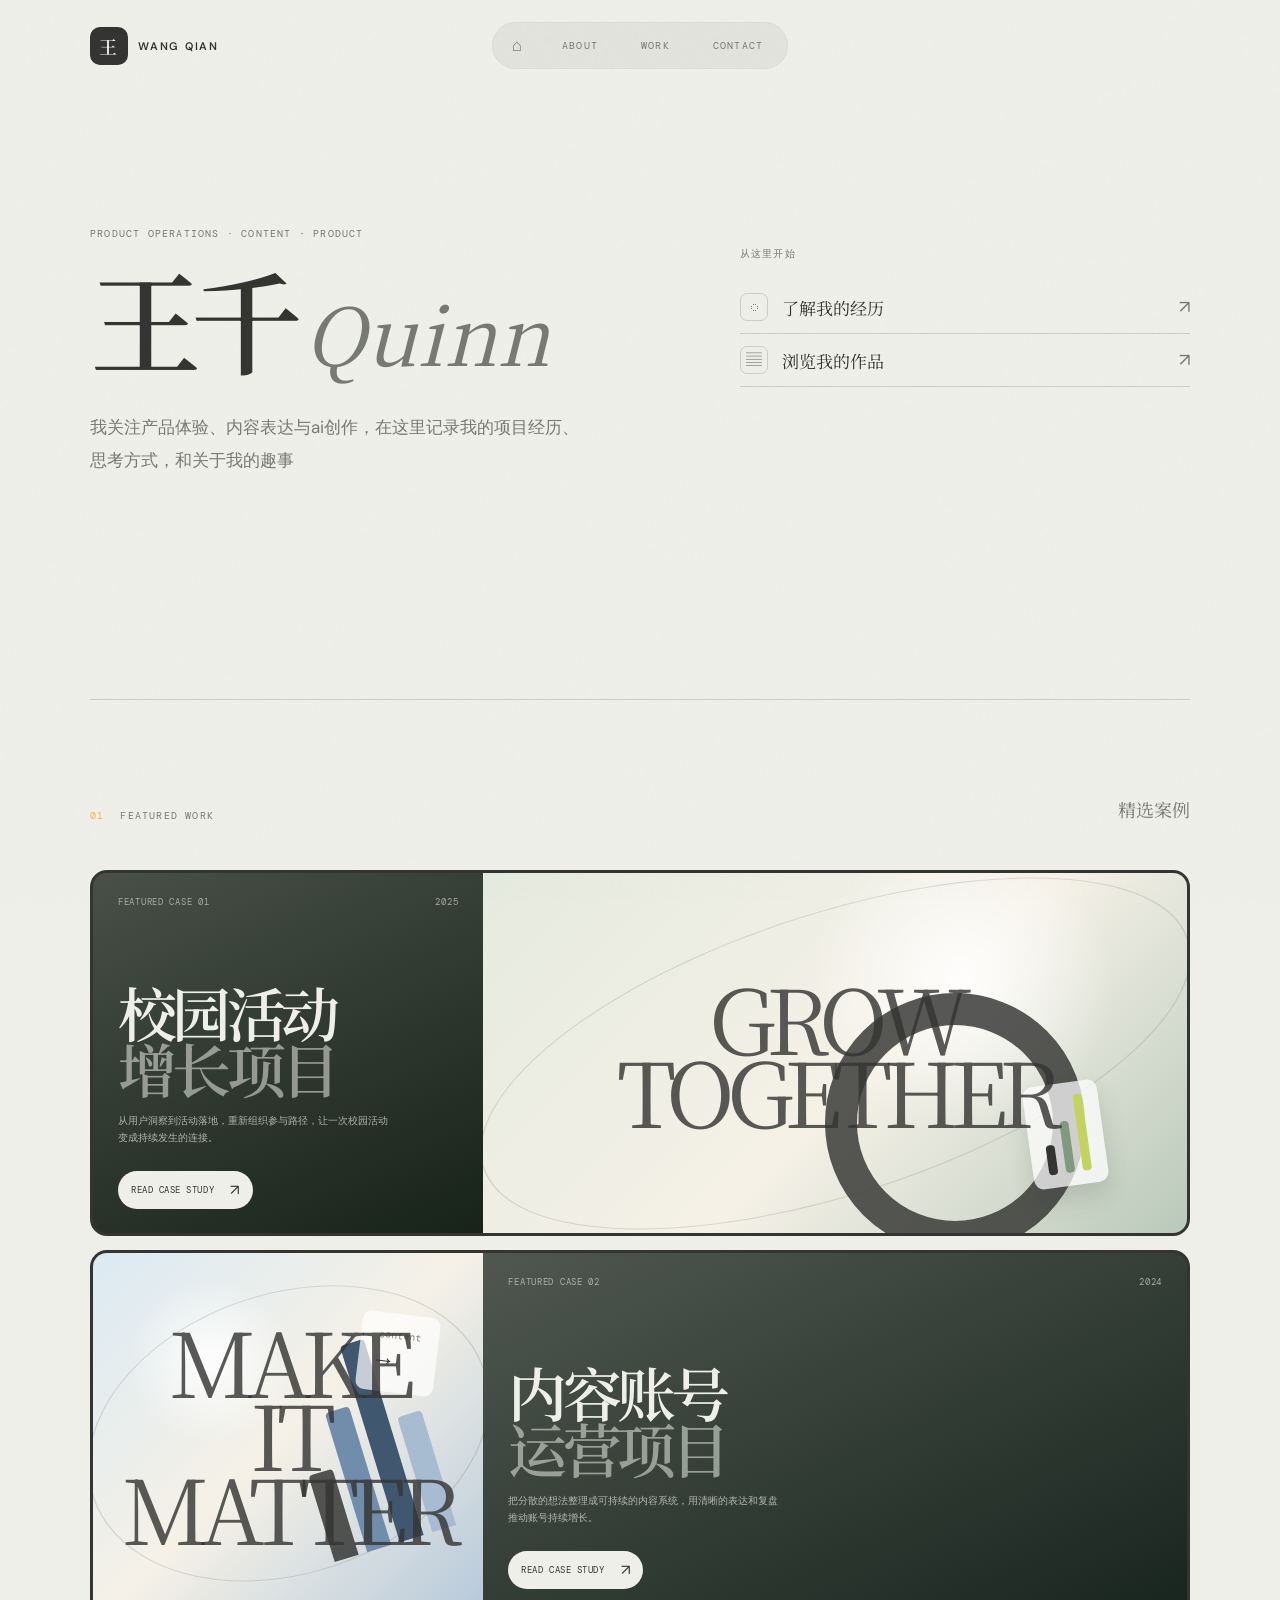
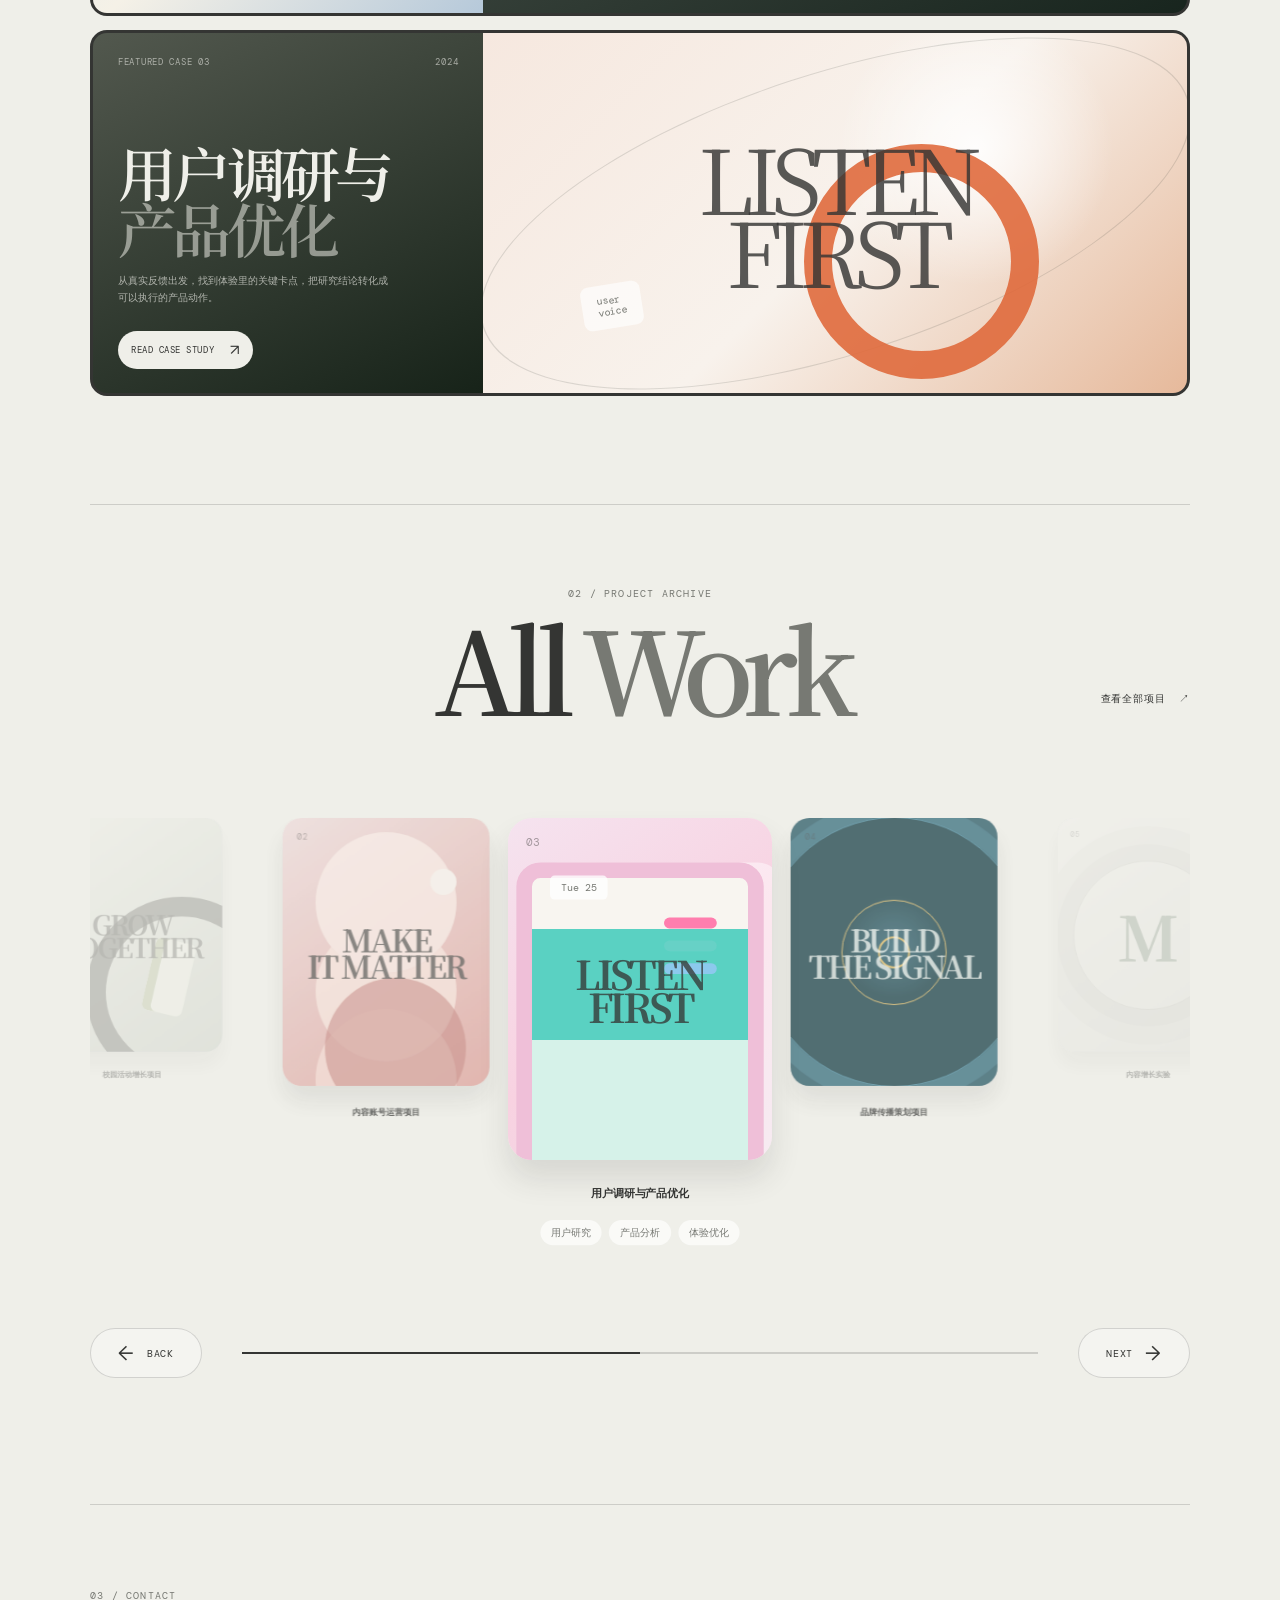
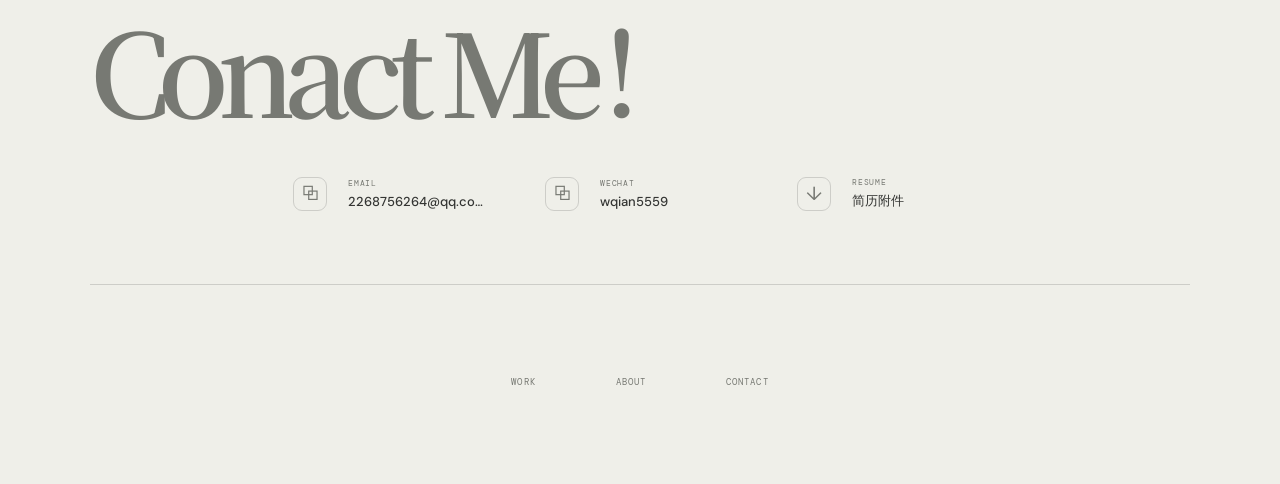
<file: index.html>
<!doctype html>
<html lang="zh-CN">
<head>
  <meta charset="utf-8">
  <meta name="viewport" content="width=device-width, initial-scale=1">
  <title>王千 · 个人作品集</title>
  <meta name="description" content="王千的个人作品集：产品运营、内容运营与产品思考。">
  <link rel="preconnect" href="https://fonts.googleapis.com">
  <link rel="preconnect" href="https://fonts.gstatic.com" crossorigin>
  <link href="https://fonts.googleapis.com/css2?family=DM+Mono:wght@400;500&family=DM+Sans:wght@400;500;600;700&family=Noto+Serif+SC:wght@500;600;700;900&display=swap" rel="stylesheet">
  <link rel="stylesheet" href="styles.css">
</head>
<body>
  <div class="page-shell">
    <header class="site-header">
      <a class="brand" href="index.html#top" aria-label="回到首页">
        <span class="brand-mark">王</span>
        <span class="brand-name">WANG QIAN</span>
      </a>
      <nav class="nav" aria-label="主导航">
        <a class="nav-home" href="index.html#top" aria-label="首页">⌂</a>
        <a href="about.html">About</a>
        <a href="index.html#all-work">Work</a>
        <a href="index.html#contact">Contact</a>
      </nav>
    </header>

    <main id="top">
      <section class="hero" aria-labelledby="hero-title">
        <div class="hero-main">
          <p class="eyebrow">Product Operations · Content · Product</p>
          <h1 id="hero-title"><span class="hero-name-cn">王千<span class="hero-name-inline-en">Quinn</span></span></h1>
          <p class="hero-intro">我关注产品体验、内容表达与ai创作，在这里记录我的项目经历、思考方式，和关于我的趣事</p>
        </div>
        <div class="hero-aside">
          <p class="aside-title">从这里开始</p>
          <a class="start-link" href="about.html"><span class="link-icon">◌</span><span>了解我的经历</span><span class="link-arrow">↗</span></a>
          <a class="start-link" href="#all-work"><span class="link-icon">▤</span><span>浏览我的作品</span><span class="link-arrow">↗</span></a>
        </div>
      </section>

      <section class="section home-featured-section" aria-labelledby="featured-home-title">
        <div class="section-heading home-section-heading">
          <div class="section-label"><span>01</span><span>Featured work</span></div>
          <p class="section-caption">精选案例</p>
        </div>
        <div class="home-case-stack" id="featured-home-title">
          <a class="home-case-card home-case-card--green" href="#all-work">
            <div class="home-case-copy">
              <div class="home-case-topline"><span>Featured case 01</span><span>2025</span></div>
              <h2>校园活动<br><em>增长项目</em></h2>
              <p>从用户洞察到活动落地，重新组织参与路径，让一次校园活动变成持续发生的连接。</p>
              <span class="home-case-link">Read case study <b>↗</b></span>
            </div>
            <div class="home-case-visual home-case-visual--green" aria-hidden="true">
              <span class="home-visual-title">GROW<br>TOGETHER</span>
              <span class="home-visual-orbit"></span>
              <span class="home-visual-window"><i></i><i></i><i></i></span>
            </div>
          </a>
          <a class="home-case-card home-case-card--blue" href="#all-work">
            <div class="home-case-copy">
              <div class="home-case-topline"><span>Featured case 02</span><span>2024</span></div>
              <h2>内容账号<br><em>运营项目</em></h2>
              <p>把分散的想法整理成可持续的内容系统，用清晰的表达和复盘推动账号持续增长。</p>
              <span class="home-case-link">Read case study <b>↗</b></span>
            </div>
            <div class="home-case-visual home-case-visual--blue" aria-hidden="true">
              <span class="home-visual-title">MAKE<br>IT MATTER</span>
              <span class="home-visual-bars"><i></i><i></i><i></i><i></i></span>
              <span class="home-visual-card">content<br><strong>→</strong></span>
            </div>
          </a>
          <a class="home-case-card home-case-card--orange" href="#all-work">
            <div class="home-case-copy">
              <div class="home-case-topline"><span>Featured case 03</span><span>2024</span></div>
              <h2>用户调研与<br><em>产品优化</em></h2>
              <p>从真实反馈出发，找到体验里的关键卡点，把研究结论转化成可以执行的产品动作。</p>
              <span class="home-case-link">Read case study <b>↗</b></span>
            </div>
            <div class="home-case-visual home-case-visual--orange" aria-hidden="true">
              <span class="home-visual-title">LISTEN<br>FIRST</span>
              <span class="home-visual-ring"></span>
              <span class="home-visual-note">user<br>voice</span>
            </div>
          </a>
        </div>
      </section>

      <section id="all-work" class="section home-all-work" aria-labelledby="all-work-home-title">
        <div class="home-all-work-heading">
          <div>
            <p class="eyebrow">02 / Project archive</p>
            <h2 id="all-work-home-title">All <em>Work</em></h2>
          </div>
          <a class="text-link" href="#all-work">查看全部项目 <span>↗</span></a>
        </div>
        <div class="home-carousel" data-home-carousel aria-label="All Work 项目选择轮播">
          <div class="home-carousel-viewport">
            <div class="home-carousel-track">
              <a class="home-carousel-card" href="#all-work" data-carousel-index="0">
                <div class="home-carousel-art home-carousel-art--campus"><span>01</span><i></i><b>GROW<br>TOGETHER</b></div>
                <strong class="home-carousel-title">校园活动增长项目</strong>
                <div class="home-carousel-tags"><span>运营</span><span>增长</span><span>项目推进</span></div>
              </a>
              <a class="home-carousel-card" href="#all-work" data-carousel-index="1">
                <div class="home-carousel-art home-carousel-art--content"><span>02</span><i></i><b>MAKE<br>IT MATTER</b></div>
                <strong class="home-carousel-title">内容账号运营项目</strong>
                <div class="home-carousel-tags"><span>内容策略</span><span>账号运营</span><span>数据复盘</span></div>
              </a>
              <a class="home-carousel-card" href="#all-work" data-carousel-index="2">
                <div class="home-carousel-art home-carousel-art--product"><span>03</span><i></i><b>LISTEN<br>FIRST</b></div>
                <strong class="home-carousel-title">用户调研与产品优化</strong>
                <div class="home-carousel-tags"><span>用户研究</span><span>产品分析</span><span>体验优化</span></div>
              </a>
              <a class="home-carousel-card" href="#all-work" data-carousel-index="3">
                <div class="home-carousel-art home-carousel-art--brand"><span>04</span><i></i><b>BUILD<br>THE SIGNAL</b></div>
                <strong class="home-carousel-title">品牌传播策划项目</strong>
                <div class="home-carousel-tags"><span>内容</span><span>品牌</span><span>整合传播</span></div>
              </a>
              <a class="home-carousel-card" href="#all-work" data-carousel-index="4">
                <div class="home-carousel-art home-carousel-art--archive"><span>05</span><i></i><b>KEEP<br>ITERATING</b></div>
                <strong class="home-carousel-title">内容增长实验</strong>
                <div class="home-carousel-tags"><span>增长实验</span><span>内容测试</span></div>
              </a>
            </div>
          </div>
          <div class="home-carousel-controls">
            <button class="home-carousel-button" type="button" data-carousel-prev aria-label="查看上一个项目"><span>←</span> Back</button>
            <div class="home-carousel-progress" aria-hidden="true"><span></span></div>
            <button class="home-carousel-button" type="button" data-carousel-next aria-label="查看下一个项目">Next <span>→</span></button>
          </div>
        </div>
      </section>

      <section id="contact" class="contact-section" aria-labelledby="contact-title">
        <div class="contact-heading">
          <p class="eyebrow">03 / Contact</p>
          <h2 id="contact-title">Conact Me！</h2>
        </div>
        <div class="contact-options">
          <button class="contact-option" type="button" data-copy="2268756264@qq.com" aria-label="复制邮箱 2268756264@qq.com">
            <span class="contact-icon" aria-hidden="true">⧉</span>
            <span class="contact-option-copy"><small>EMAIL</small><strong>2268756264@qq.com</strong></span>
          </button>
          <button class="contact-option" type="button" data-copy="wqian5559" aria-label="复制微信号 wqian5559">
            <span class="contact-icon" aria-hidden="true">⧉</span>
            <span class="contact-option-copy"><small>WECHAT</small><strong>wqian5559</strong></span>
          </button>
          <a class="contact-option" href="王千-四川大学-硕士-女.pdf" download aria-label="下载简历附件">
            <span class="contact-icon" aria-hidden="true">↓</span>
            <span class="contact-option-copy"><small>RESUME</small><strong>简历附件</strong></span>
          </a>
        </div>
      </section>

    </main>
    <footer class="site-footer">
      <nav class="footer-nav" aria-label="底部导航">
        <a href="index.html#all-work">Work</a>
        <a href="about.html">About</a>
        <a href="index.html#contact">Contact</a>
      </nav>
    </footer>
  </div>
  <script src="app.js"></script>
</body>
</html>
</file>
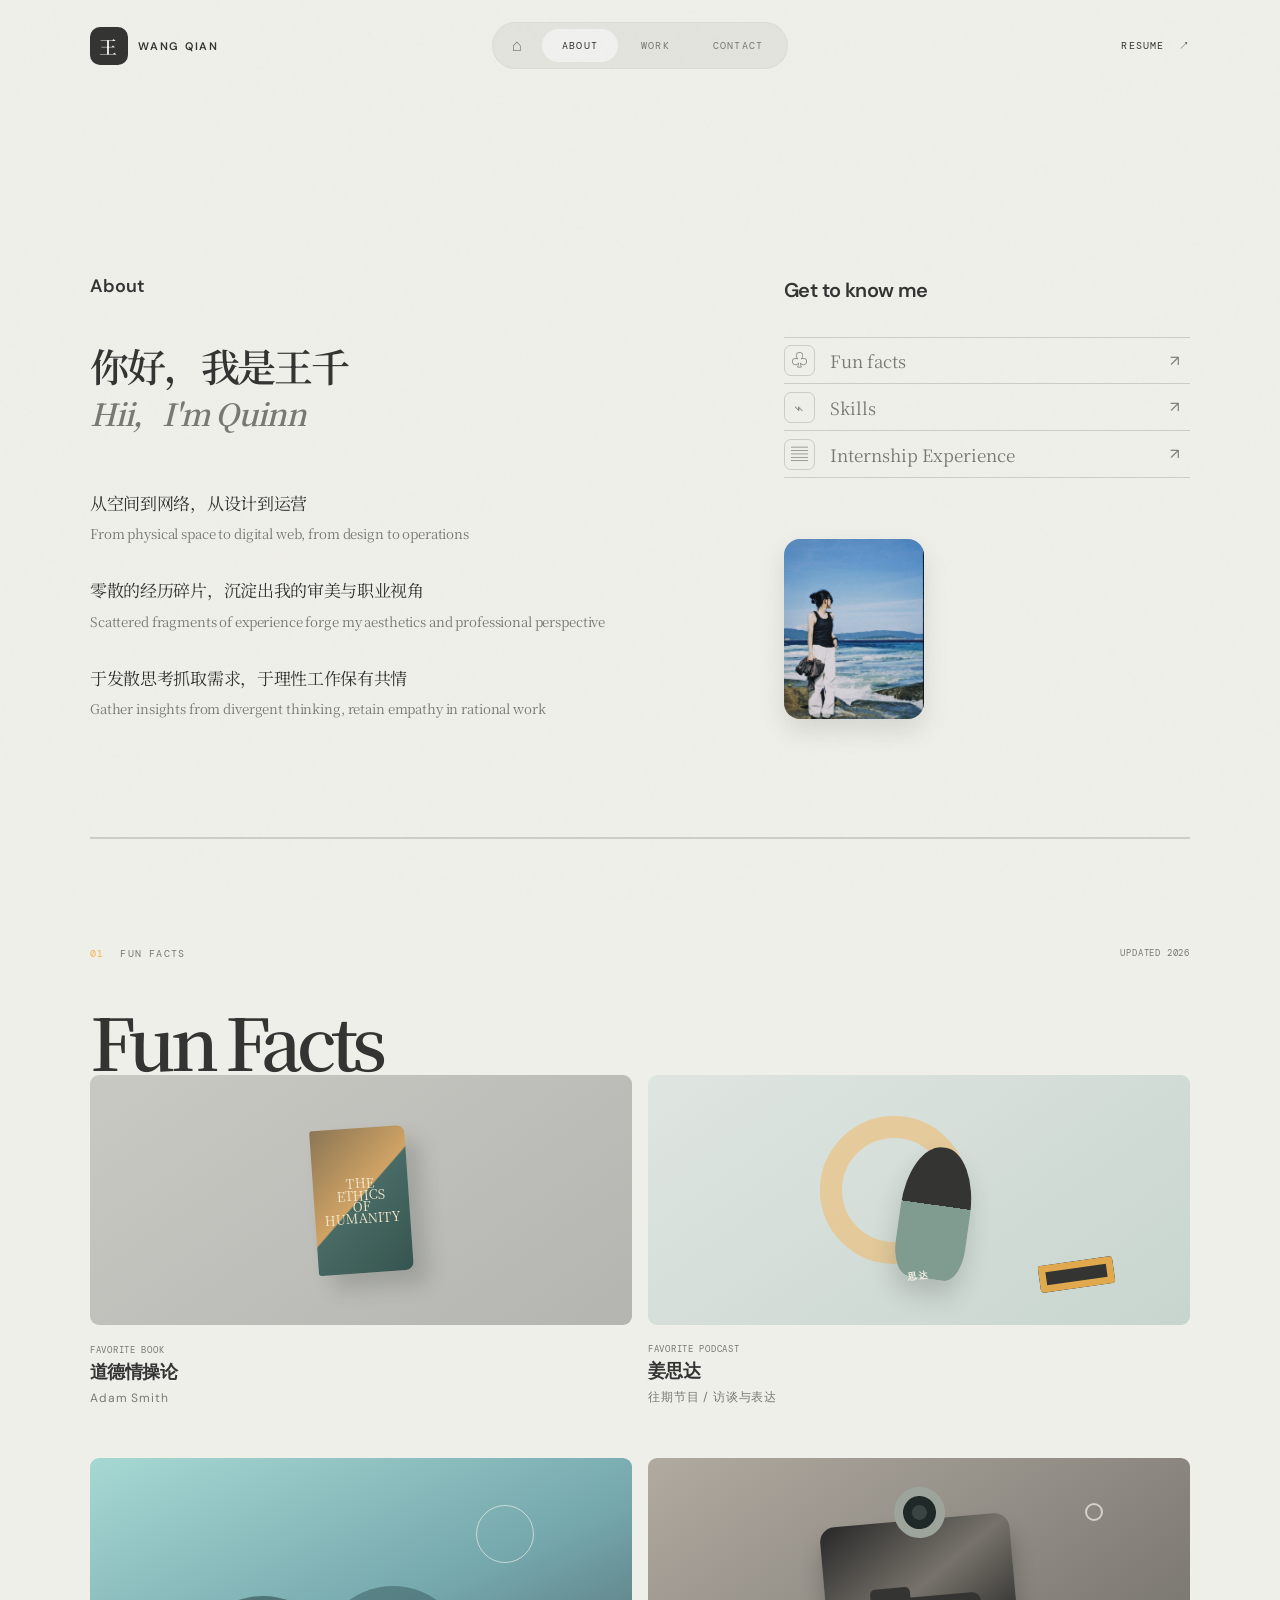
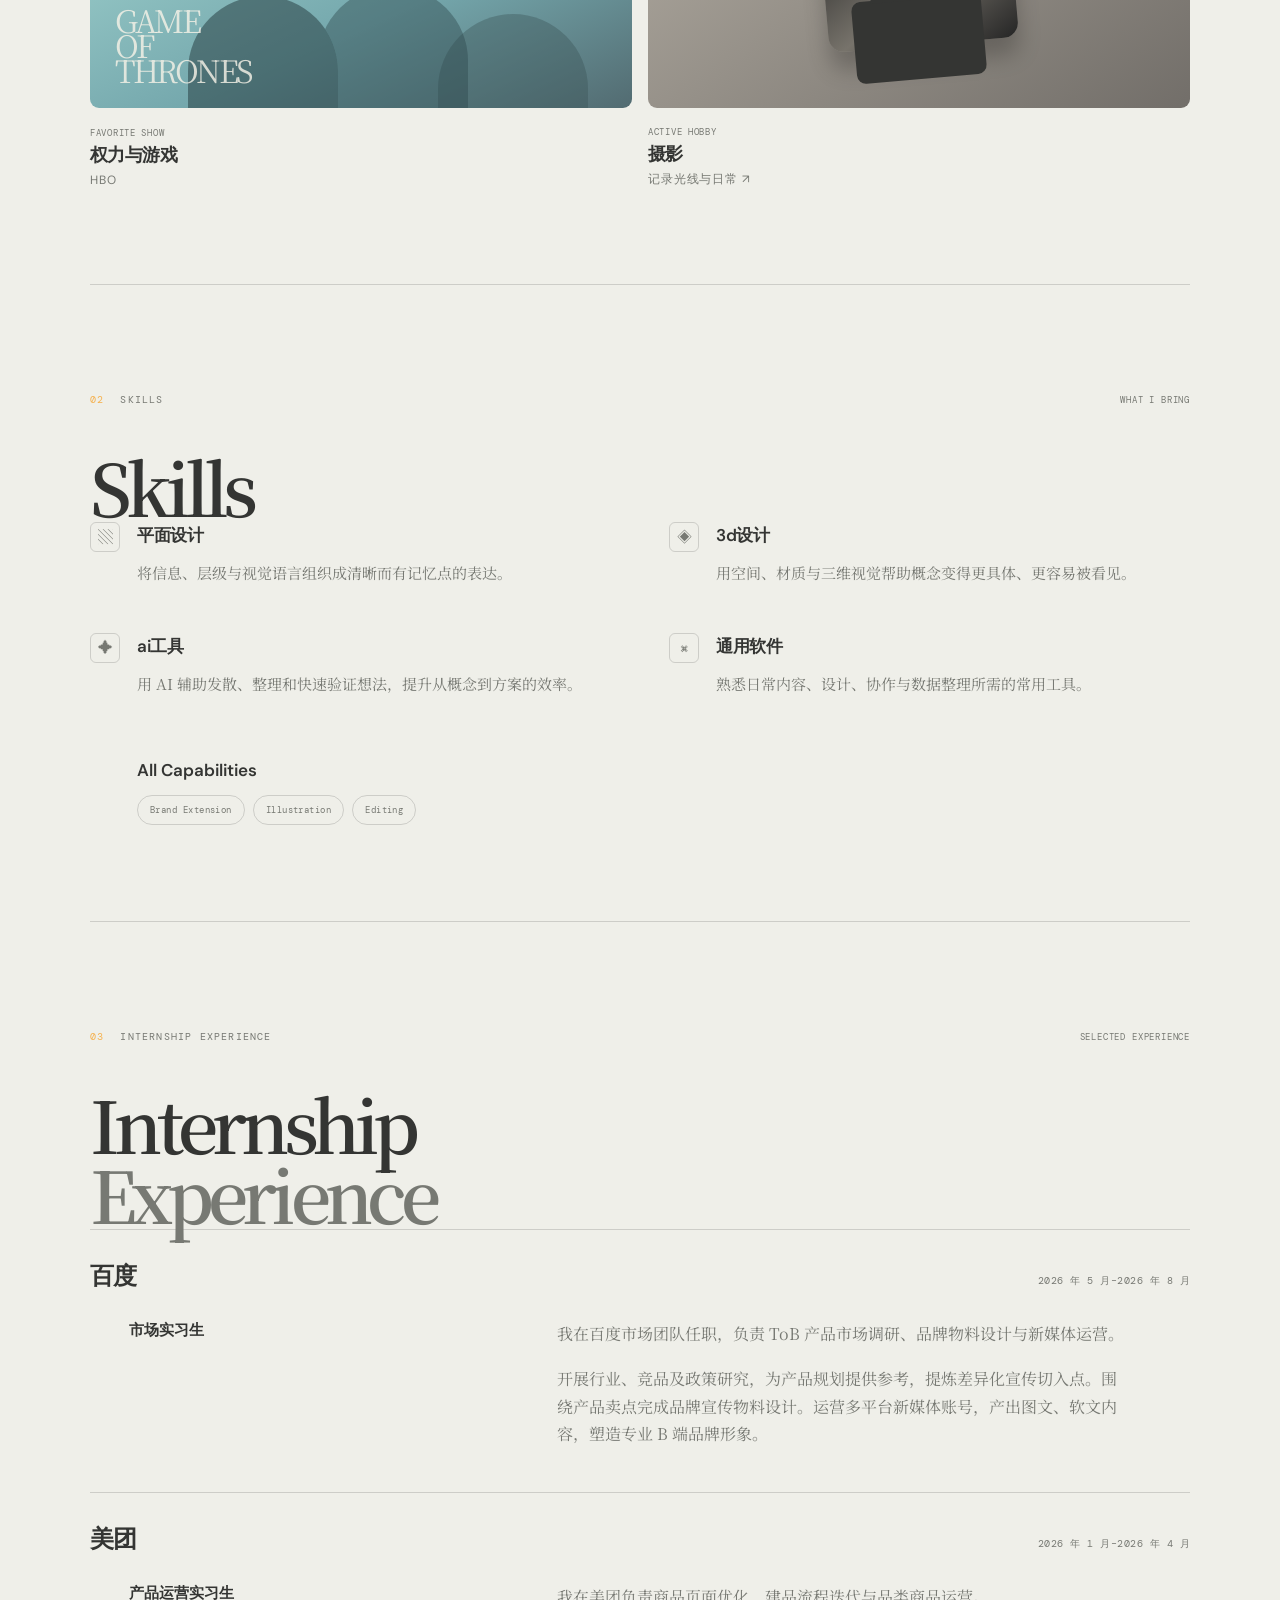
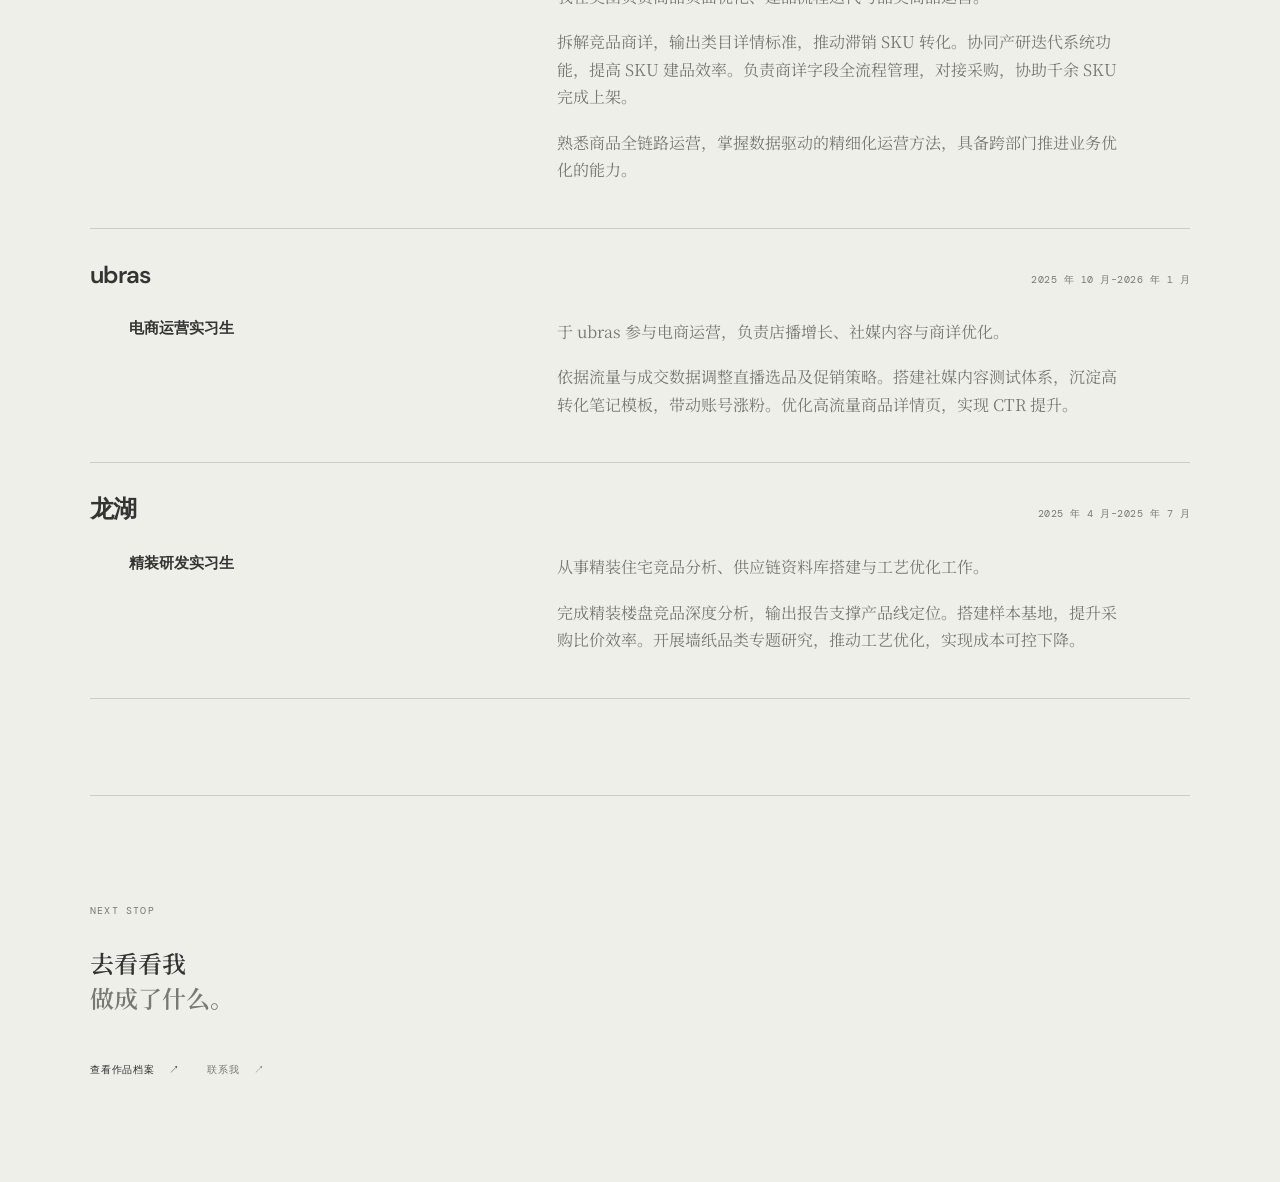
<file: about.html>
<!doctype html>
<html lang="zh-CN">
<head>
  <meta charset="utf-8">
  <meta name="viewport" content="width=device-width, initial-scale=1">
  <title>About · 王千</title>
  <meta name="description" content="了解王千的个人经历、能力结构与工作方式。">
  <link rel="preconnect" href="https://fonts.googleapis.com">
  <link rel="preconnect" href="https://fonts.gstatic.com" crossorigin>
  <link href="https://fonts.googleapis.com/css2?family=DM+Mono:wght@400;500&family=DM+Sans:wght@400;500;600;700&family=Noto+Serif+SC:wght@500;600;700;900&display=swap" rel="stylesheet">
  <link rel="stylesheet" href="styles.css">
</head>
<body>
  <div class="page-shell">
    <header class="site-header">
      <a class="brand" href="index.html#top" aria-label="回到首页"><span class="brand-mark">王</span><span class="brand-name">WANG QIAN</span></a>
      <nav class="nav" aria-label="主导航">
        <a class="nav-home" href="index.html#top" aria-label="首页">⌂</a>
        <a href="about.html" aria-current="page">About</a>
        <a href="index.html#all-work">Work</a>
        <a href="index.html#contact">Contact</a>
      </nav>
      <a class="resume-link" href="王千-四川大学-硕士-女.pdf" download>Resume <span>↗</span></a>
    </header>

    <main class="internal-page about-page">
      <section class="about-intro" aria-labelledby="about-title">
        <div class="about-intro-copy">
          <p class="about-page-label">About</p>
          <h1 id="about-title" class="about-poem-title">
            <span>你好，我是王千</span>
            <span lang="en">Hii，I'm Quinn</span>
          </h1>
          <p class="about-poem-line">
            <span>从空间到网络，从设计到运营</span>
            <span lang="en">From physical space to digital web, from design to operations</span>
          </p>
          <p class="about-poem-line">
            <span>零散的经历碎片，沉淀出我的审美与职业视角</span>
            <span lang="en">Scattered fragments of experience forge my aesthetics and professional perspective</span>
          </p>
          <p class="about-poem-line">
            <span>于发散思考抓取需求，于理性工作保有共情</span>
            <span lang="en">Gather insights from divergent thinking, retain empathy in rational work</span>
          </p>
        </div>
        <aside class="about-index" aria-label="About 页面目录">
          <h2>Get to know me</h2>
          <a class="about-index-link" href="#about-facts"><span class="about-index-icon">♧</span><span>Fun facts</span><b>↗</b></a>
          <a class="about-index-link" href="#about-skills"><span class="about-index-icon">⌁</span><span>Skills</span><b>↗</b></a>
          <a class="about-index-link" href="#about-history"><span class="about-index-icon">▤</span><span>Internship Experience</span><b>↗</b></a>
          <img class="about-profile-photo" src="assets/about-profile.jpg" alt="王千站在海边的照片" />
        </aside>
      </section>

      <section id="about-facts" class="section about-facts" aria-labelledby="facts-title">
        <div class="about-section-topline"><div class="section-label"><span>01</span><span>Fun facts</span></div><span>Updated 2026</span></div>
        <h2 id="facts-title" class="about-section-title">Fun Facts</h2>
        <div class="about-facts-grid">
          <article class="about-fact-card"><div class="about-fact-visual about-fact-visual--book"><span>THE<br>ETHICS<br>OF<br>HUMANITY</span></div><div class="about-fact-meta"><span>FAVORITE BOOK</span><strong>道德情操论</strong><small>Adam Smith</small></div></article>
          <article class="about-fact-card"><div class="about-fact-visual about-fact-visual--podcast"><span class="about-podcast-orbit"></span><span class="about-podcast-person"></span><b>思达</b></div><div class="about-fact-meta"><span>FAVORITE PODCAST</span><strong>姜思达</strong><small>往期节目 / 访谈与表达</small></div></article>
          <article class="about-fact-card"><div class="about-fact-visual about-fact-visual--show"><span>GAME<br>OF<br>THRONES</span><i></i></div><div class="about-fact-meta"><span>FAVORITE SHOW</span><strong>权力与游戏</strong><small>HBO</small></div></article>
          <a class="about-fact-card about-fact-card--link" href="photography.html" aria-label="打开摄影页面"><div class="about-fact-visual about-fact-visual--hobby"><span class="about-camera-lens"></span><span class="about-camera-body"></span><i></i></div><div class="about-fact-meta"><span>ACTIVE HOBBY</span><strong>摄影</strong><small>记录光线与日常 ↗</small></div></a>
        </div>
      </section>

      <section id="about-skills" class="section about-skills" aria-labelledby="skills-title">
        <div class="about-section-topline"><div class="section-label"><span>02</span><span>Skills</span></div><span>What I bring</span></div>
        <h2 id="skills-title" class="about-section-title">Skills</h2>
        <div class="about-skills-grid">
          <article class="about-skill-card"><span class="about-skill-icon">▧</span><div><h3>平面设计</h3><p>将信息、层级与视觉语言组织成清晰而有记忆点的表达。</p></div></article>
          <article class="about-skill-card"><span class="about-skill-icon">◈</span><div><h3>3d设计</h3><p>用空间、材质与三维视觉帮助概念变得更具体、更容易被看见。</p></div></article>
          <article class="about-skill-card"><span class="about-skill-icon">✦</span><div><h3>ai工具</h3><p>用 AI 辅助发散、整理和快速验证想法，提升从概念到方案的效率。</p></div></article>
          <article class="about-skill-card"><span class="about-skill-icon">⌘</span><div><h3>通用软件</h3><p>熟悉日常内容、设计、协作与数据整理所需的常用工具。</p></div></article>
        </div>
        <div class="about-capabilities"><h3>All Capabilities</h3><div class="skill-list"><span>Brand Extension</span><span>Illustration</span><span>Editing</span></div></div>
      </section>

      <section id="about-history" class="section about-history" aria-labelledby="history-title">
        <div class="about-section-topline"><div class="section-label"><span>03</span><span>Internship Experience</span></div><span>Selected experience</span></div>
        <h2 id="history-title" class="about-section-title">Internship<br><em>Experience</em></h2>
        <div class="internship-list">
          <article class="internship-item">
            <div class="internship-head"><h3>百度</h3><span>2026 年 5 月–2026 年 8 月</span></div>
            <div class="internship-detail"><strong>市场实习生</strong><div><p>我在百度市场团队任职，负责 ToB 产品市场调研、品牌物料设计与新媒体运营。</p><p>开展行业、竞品及政策研究，为产品规划提供参考，提炼差异化宣传切入点。围绕产品卖点完成品牌宣传物料设计。运营多平台新媒体账号，产出图文、软文内容，塑造专业 B 端品牌形象。</p></div></div>
          </article>
          <article class="internship-item">
            <div class="internship-head"><h3>美团</h3><span>2026 年 1 月–2026 年 4 月</span></div>
            <div class="internship-detail"><strong>产品运营实习生</strong><div><p>我在美团负责商品页面优化、建品流程迭代与品类商品运营。</p><p>拆解竞品商详，输出类目详情标准，推动滞销 SKU 转化。协同产研迭代系统功能，提高 SKU 建品效率。负责商详字段全流程管理，对接采购，协助千余 SKU 完成上架。</p><p>熟悉商品全链路运营，掌握数据驱动的精细化运营方法，具备跨部门推进业务优化的能力。</p></div></div>
          </article>
          <article class="internship-item">
            <div class="internship-head"><h3>ubras</h3><span>2025 年 10 月–2026 年 1 月</span></div>
            <div class="internship-detail"><strong>电商运营实习生</strong><div><p>于 ubras 参与电商运营，负责店播增长、社媒内容与商详优化。</p><p>依据流量与成交数据调整直播选品及促销策略。搭建社媒内容测试体系，沉淀高转化笔记模板，带动账号涨粉。优化高流量商品详情页，实现 CTR 提升。</p></div></div>
          </article>
          <article class="internship-item">
            <div class="internship-head"><h3>龙湖</h3><span>2025 年 4 月–2025 年 7 月</span></div>
            <div class="internship-detail"><strong>精装研发实习生</strong><div><p>从事精装住宅竞品分析、供应链资料库搭建与工艺优化工作。</p><p>完成精装楼盘竞品深度分析，输出报告支撑产品线定位。搭建样本基地，提升采购比价效率。开展墙纸品类专题研究，推动工艺优化，实现成本可控下降。</p></div></div>
          </article>
        </div>
      </section>

      <section class="page-cta"><p class="eyebrow">Next stop</p><h2>去看看我<br><em>做成了什么。</em></h2><a class="text-link" href="index.html#all-work">查看作品档案 <span>↗</span></a><a class="text-link page-cta-contact" href="index.html#contact">联系我 <span>↗</span></a></section>
    </main>
  </div>
  <script src="app.js"></script>
</body>
</html>
</file>
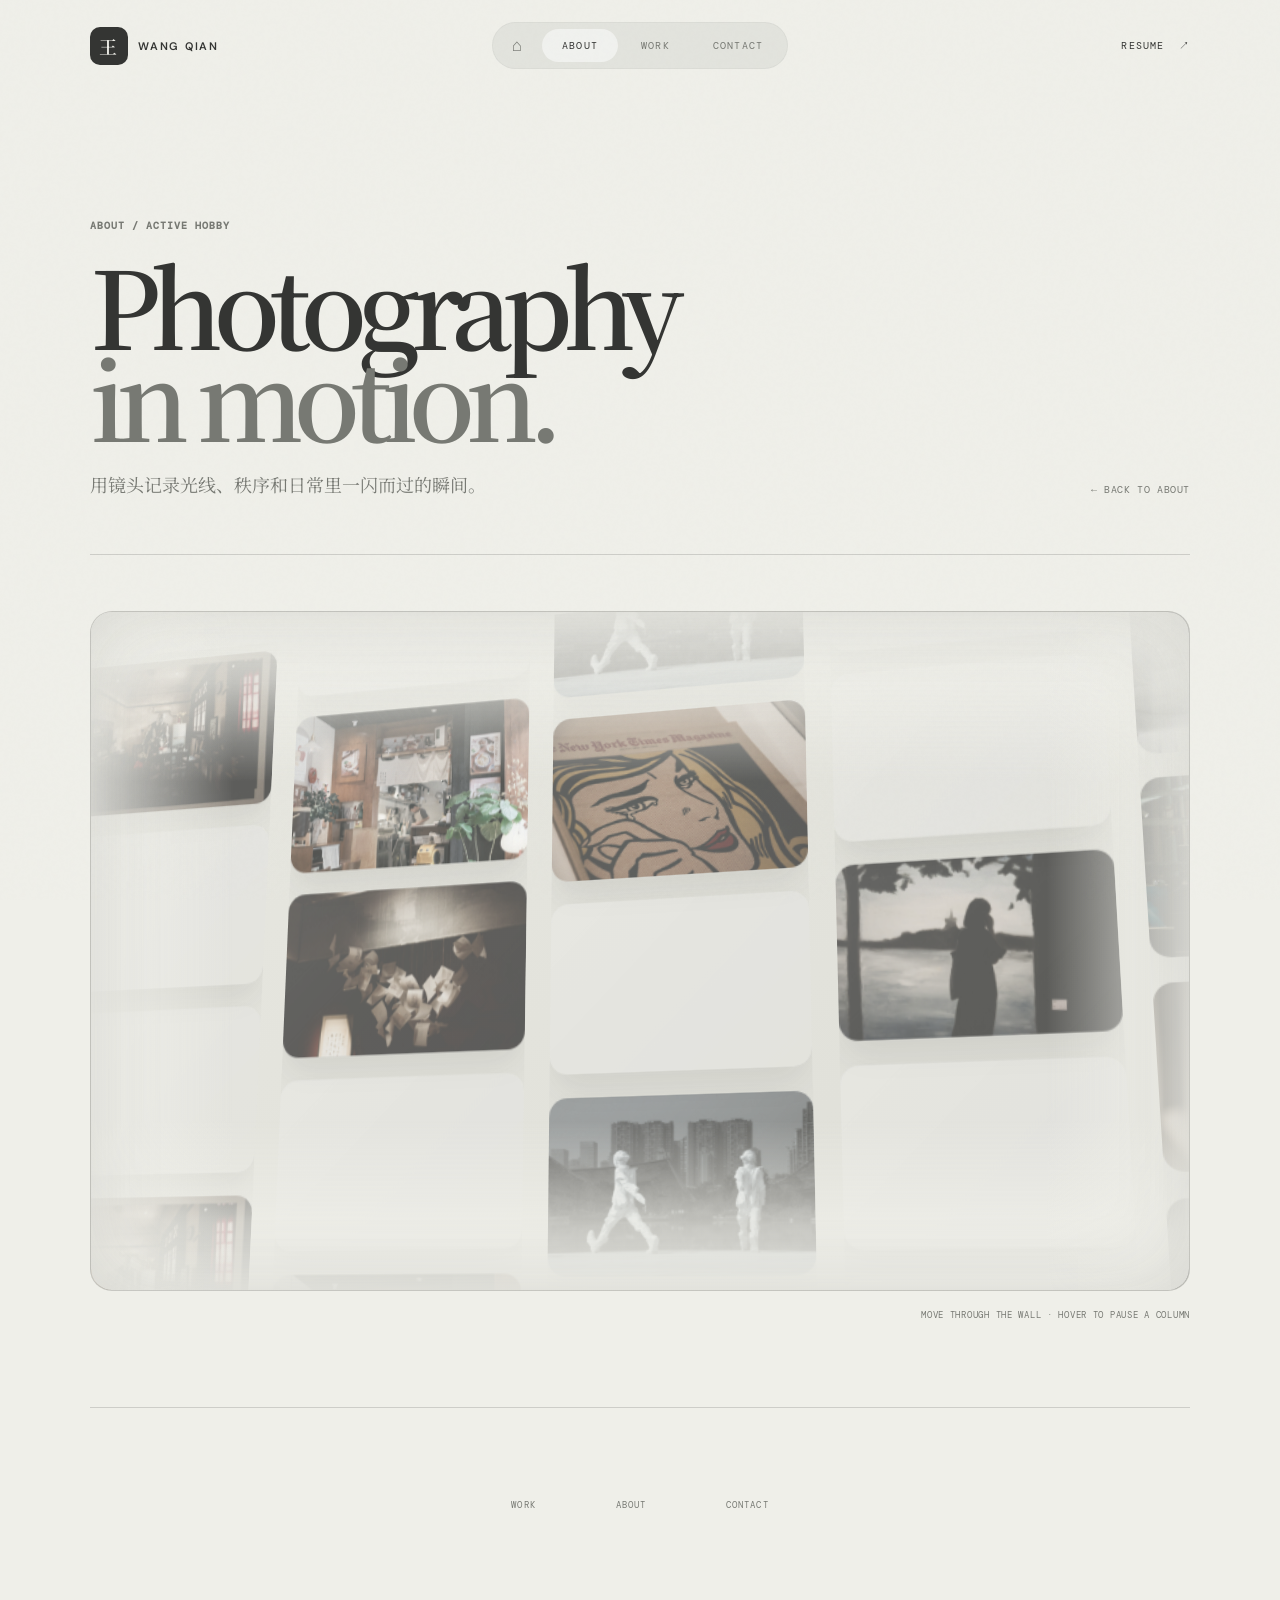
<file: photography.html>
<!doctype html>
<html lang="zh-CN">
<head>
  <meta charset="utf-8">
  <meta name="viewport" content="width=device-width, initial-scale=1">
  <title>Photography · 王千</title>
  <meta name="description" content="王千的摄影记录：光线、秩序与日常里的瞬间。">
  <link rel="preconnect" href="https://fonts.googleapis.com">
  <link rel="preconnect" href="https://fonts.gstatic.com" crossorigin>
  <link href="https://fonts.googleapis.com/css2?family=DM+Mono:wght@400;500&family=DM+Sans:wght@400;500;600;700&family=Noto+Serif+SC:wght@500;600;700;900&display=swap" rel="stylesheet">
  <link rel="stylesheet" href="styles.css">
</head>
<body class="photo-page-body">
  <div class="page-shell">
    <header class="site-header">
      <a class="brand" href="index.html#top" aria-label="回到首页"><span class="brand-mark">王</span><span class="brand-name">WANG QIAN</span></a>
      <nav class="nav" aria-label="主导航">
        <a class="nav-home" href="index.html#top" aria-label="首页">⌂</a>
        <a href="about.html" aria-current="page">About</a>
        <a href="index.html#all-work">Work</a>
        <a href="index.html#contact">Contact</a>
      </nav>
      <a class="resume-link" href="王千-四川大学-硕士-女.pdf" download>Resume <span>↗</span></a>
    </header>

    <main class="internal-page photo-page">
      <section class="photo-page-intro" aria-labelledby="photography-title">
        <div>
          <p class="about-page-label">About / Active Hobby</p>
          <h1 id="photography-title">Photography<br><em>in motion.</em></h1>
          <p>用镜头记录光线、秩序和日常里一闪而过的瞬间。</p>
        </div>
        <a class="photo-back-link" href="about.html#about-facts">← Back to About</a>
      </section>

      <section class="drift-wall" data-drift-wall aria-label="摄影作品照片墙">
        <div class="drift-wall__plane"></div>
      </section>
      <p class="photo-wall-note">Move through the wall · Hover to pause a column</p>
    </main>

    <footer class="site-footer photo-page-footer">
      <nav class="footer-nav" aria-label="底部导航">
        <a href="index.html#all-work">Work</a>
        <a href="about.html">About</a>
        <a href="index.html#contact">Contact</a>
      </nav>
    </footer>
  </div>
  <script src="app.js"></script>
</body>
</html>
</file>
<file: styles.css>
:root {
  --paper: #efefe9;
  --paper-deep: #e5e5de;
  --ink: #343533;
  --muted: #777973;
  --line: rgba(52, 53, 51, .18);
  --green: #d2f75b;
  --blue: #b6d4f6;
  --orange: #f5b14e;
  --serif: "Noto Serif SC", Georgia, serif;
  --sans: "DM Sans", "Noto Sans SC", sans-serif;
  --mono: "DM Mono", monospace;
}

* { box-sizing: border-box; }
html { scroll-behavior: smooth; }
body { margin: 0; background: var(--paper); color: var(--ink); font-family: var(--sans); }
body::before { content: ""; position: fixed; inset: 0; pointer-events: none; opacity: .22; background-image: url("data:image/svg+xml,%3Csvg viewBox='0 0 180 180' xmlns='http://www.w3.org/2000/svg'%3E%3Cfilter id='n'%3E%3CfeTurbulence type='fractalNoise' baseFrequency='.9' numOctaves='3' stitchTiles='stitch'/%3E%3C/filter%3E%3Crect width='100%25' height='100%25' filter='url(%23n)' opacity='.07'/%3E%3C/svg%3E"); mix-blend-mode: multiply; z-index: 5; }
a { color: inherit; text-decoration: none; }
button { font: inherit; }
.page-shell { width: min(1100px, calc(100% - 56px)); margin: 0 auto; }
.site-header { display: grid; grid-template-columns: 1fr auto 1fr; align-items: center; gap: 18px; margin-top: 22px; }
.brand, .nav, .hero-meta, .case-topline, .section-label, .filter-row { display: flex; align-items: center; }
.brand { gap: 10px; font-weight: 600; letter-spacing: .08em; }
.brand-mark { display: grid; width: 38px; height: 38px; place-items: center; border-radius: 10px; background: var(--ink); color: var(--paper); font-family: var(--serif); font-size: 18px; }
.brand-name { font-size: 11px; letter-spacing: .16em; }
.nav { justify-content: center; gap: 3px; padding: 5px; border-radius: 999px; background: rgba(225, 226, 220, .88); box-shadow: inset 0 0 0 1px rgba(52, 53, 51, .04); }
.nav a, .resume-link { padding: 10px 20px; color: var(--muted); font-family: var(--mono); font-size: 10px; letter-spacing: .12em; text-transform: uppercase; }
.nav a:hover, .resume-link:hover { color: var(--ink); }
.nav a[aria-current="page"] { color: var(--ink); background: rgba(255, 255, 255, .48); border-radius: 999px; }
.nav-home { padding-inline: 15px !important; font-family: var(--sans) !important; font-size: 17px !important; line-height: 1; }
.resume-link { justify-self: end; padding-right: 0; color: var(--ink); }
.resume-link span, .text-link span { display: inline-block; margin-left: 7px; transition: transform .2s ease; }
.resume-link:hover span, .text-link:hover span { transform: translate(3px, -3px); }
.hero { display: grid; grid-template-columns: 1.12fr .88fr; gap: 7%; min-height: 630px; padding: 158px 0 72px; }
.eyebrow, .aside-title, .section-label, .case-topline, .note-card-label { font-family: var(--mono); font-size: 10px; letter-spacing: .12em; text-transform: uppercase; }
.eyebrow { margin: 0 0 28px; color: var(--muted); }
h1, h2, h3, p { margin-top: 0; }
h1, h2, h3 { font-family: var(--serif); font-weight: 600; }
h1 { max-width: 690px; margin-bottom: 42px; font-size: clamp(60px, 8.7vw, 118px); line-height: .91; letter-spacing: -.09em; }
h1 em, h2 em { color: var(--muted); font-style: normal; }
.hero-name-cn { display: block; letter-spacing: -.09em; }
.hero-name-inline-en { display: inline-block; margin-left: .15em; color: var(--muted); font-family: var(--serif); font-size: clamp(42px, 6.9vw, 80px); font-style: italic; font-weight: 400; letter-spacing: 0; vertical-align: baseline; }
.hero-intro { max-width: 500px; margin-bottom: 38px; color: var(--muted); font-size: 17px; line-height: 1.9; }
.hero-meta { gap: 22px; color: var(--muted); font-family: var(--mono); font-size: 9px; letter-spacing: .04em; text-transform: uppercase; }
.hero-meta span + span::before { content: "•"; margin-right: 22px; color: var(--orange); }
.hero-aside { align-self: end; height: 380px; padding-bottom: 13px; }
.aside-title { margin-bottom: 20px; color: var(--muted); }
.start-link { display: grid; grid-template-columns: 32px 1fr auto; align-items: center; gap: 10px; padding: 12px 0; border-bottom: 1px solid var(--line); font-family: var(--serif); font-size: 17px; }
.link-icon { display: grid; width: 28px; height: 28px; place-items: center; border: 1px solid var(--line); border-radius: 7px; color: var(--muted); font-family: var(--sans); font-size: 16px; }
.link-arrow, .archive-arrow { color: var(--muted); font-family: var(--sans); font-size: 18px; transition: transform .2s ease, color .2s ease; }
.start-link:hover .link-arrow, .archive-item:hover .archive-arrow { color: var(--ink); transform: translate(3px, -3px); }
.section { padding: 96px 0; border-top: 1px solid var(--line); }
.section-label { gap: 16px; margin-bottom: 52px; color: var(--muted); }
.section-label span:first-child { color: var(--orange); }
.about-layout, .note-layout { display: grid; grid-template-columns: 1fr 1fr; gap: 8%; }
.section h2 { margin-bottom: 0; font-size: clamp(42px, 5.6vw, 76px); line-height: .98; letter-spacing: -.08em; }
.about-copy { max-width: 475px; }
.about-copy p { color: var(--muted); font-size: 16px; line-height: 1.9; }
.about-copy .lead-copy { color: var(--ink); font-family: var(--serif); font-size: 25px; line-height: 1.45; }
.skill-list { display: flex; flex-wrap: wrap; gap: 8px; margin-top: 30px; }
.skill-list span, .filter-button { padding: 8px 12px; border: 1px solid var(--line); border-radius: 999px; color: var(--muted); font-family: var(--mono); font-size: 9px; letter-spacing: .05em; }
.section-heading { display: flex; align-items: end; justify-content: space-between; gap: 28px; margin-bottom: 48px; }
.section-heading .section-label { margin-bottom: 0; }
.section-caption { margin: 0; color: var(--muted); font-family: var(--serif); font-size: 18px; line-height: 1.45; text-align: right; }
.featured-grid { display: grid; grid-template-columns: repeat(3, 1fr); gap: 14px; }
.featured-card { padding: 14px; border-radius: 18px; background: var(--green); }
.featured-card--blue { background: var(--blue); }
.featured-card--orange { background: var(--orange); }
.case-topline { justify-content: space-between; padding: 4px 2px 14px; color: rgba(52, 53, 51, .68); font-size: 9px; }
.case-visual { position: relative; display: flex; min-height: 330px; align-items: center; justify-content: center; overflow: hidden; border-radius: 12px; background: rgba(255, 255, 255, .22); }
.visual-word { position: relative; z-index: 1; color: var(--ink); font-family: var(--serif); font-size: clamp(28px, 4vw, 49px); line-height: .87; letter-spacing: -.08em; text-align: center; }
.visual-dot { position: absolute; width: 190px; height: 190px; border-radius: 50%; background: rgba(52, 53, 51, .9); transform: translate(64px, -56px); }
.visual-bars { position: absolute; right: 15%; bottom: 18%; display: flex; align-items: end; gap: 7px; transform: rotate(-18deg); }
.visual-bars i { display: block; width: 15px; height: 55px; background: var(--ink); }.visual-bars i:nth-child(2) { height: 88px; }.visual-bars i:nth-child(3) { height: 126px; }
.visual-ring { position: absolute; width: 230px; height: 230px; border: 20px solid var(--ink); border-radius: 50%; transform: translate(66px, 38px); }
.case-info { padding: 18px 4px 3px; }.case-info h3 { margin-bottom: 8px; font-size: 24px; letter-spacing: -.05em; }.case-info p { margin-bottom: 22px; color: rgba(52, 53, 51, .72); font-family: var(--mono); font-size: 9px; letter-spacing: .04em; }.text-link { font-family: var(--mono); font-size: 10px; letter-spacing: .08em; text-transform: uppercase; }
.section-heading--compact { align-items: center; margin-bottom: 23px; }.section-heading--compact h2 { font-size: 48px; }
.filter-row { gap: 6px; margin-bottom: 22px; }.filter-button { cursor: pointer; background: transparent; transition: .2s ease; }.filter-button:hover, .filter-button.is-active { border-color: var(--ink); background: var(--ink); color: var(--paper); }
.archive-list { border-top: 1px solid var(--line); }.archive-item { display: grid; grid-template-columns: 58px 1fr 1.2fr 24px; align-items: center; gap: 16px; min-height: 82px; border-bottom: 1px solid var(--line); transition: padding .2s ease, background .2s ease; }.archive-item:hover { padding-inline: 12px; background: rgba(255, 255, 255, .23); }.archive-item.is-hidden { display: none; }.archive-number, .archive-item p { color: var(--muted); font-family: var(--mono); font-size: 10px; }.archive-item h3 { margin: 0; font-size: 22px; letter-spacing: -.04em; }.archive-item p { margin: 0; }
.note-section { padding-bottom: 128px; }.note-layout { align-items: end; }.note-card { display: flex; min-height: 235px; flex-direction: column; justify-content: space-between; padding: 25px; border-radius: 18px; background: var(--paper-deep); transition: transform .2s ease; }.note-card:hover { transform: translateY(-4px); }.note-card-label, .note-card-date { color: var(--muted); }.note-card strong { max-width: 320px; font-family: var(--serif); font-size: 28px; line-height: 1.14; letter-spacing: -.06em; }.note-card-date { font-family: var(--mono); font-size: 10px; }.note-card-date b { float: right; color: var(--ink); font-family: var(--sans); font-size: 18px; }
.home-featured-section { padding-bottom: 108px; }
.home-section-heading { align-items: end; }
.home-case-stack { display: grid; gap: 14px; }
.home-case-card { display: grid; grid-template-columns: minmax(280px, .86fr) minmax(0, 1.55fr); min-height: 360px; overflow: hidden; border: 3px solid var(--ink); border-radius: 17px; background: var(--ink); transition: transform .25s ease, box-shadow .25s ease; }
.home-case-card:hover { transform: translateY(-4px); box-shadow: 0 12px 0 rgba(52, 53, 51, .12); }
.home-case-card:nth-child(even) .home-case-copy { order: 2; }
.home-case-card:nth-child(even) .home-case-visual { order: 1; }
.home-case-copy { display: flex; flex-direction: column; padding: 23px 25px 24px; color: var(--paper); background: linear-gradient(155deg, #485047, #172219); }
.home-case-card--blue .home-case-copy { background: linear-gradient(155deg, #4f5750, #18251e); }
.home-case-card--orange .home-case-copy { background: linear-gradient(155deg, #52584e, #172319); }
.home-case-topline { display: flex; justify-content: space-between; gap: 12px; color: rgba(239, 239, 233, .6); font-family: var(--mono); font-size: 9px; letter-spacing: .08em; text-transform: uppercase; }
.home-case-copy h2 { margin: auto 0 17px; color: var(--paper); font-size: clamp(38px, 4.6vw, 65px); line-height: .95; letter-spacing: -.08em; }
.home-case-copy h2 em { color: rgba(239, 239, 233, .53); }
.home-case-copy p { max-width: 275px; margin-bottom: 25px; color: rgba(239, 239, 233, .68); font-family: var(--mono); font-size: 10px; line-height: 1.65; }
.home-case-link { display: inline-flex; align-items: center; justify-content: space-between; width: fit-content; min-width: 135px; padding: 9px 13px; border-radius: 999px; background: var(--paper); color: var(--ink); font-family: var(--mono); font-size: 9px; letter-spacing: .06em; text-transform: uppercase; }
.home-case-link b { margin-left: 12px; font-family: var(--sans); font-size: 15px; font-weight: 400; transition: transform .2s ease; }
.home-case-card:hover .home-case-link b { transform: translate(3px, -3px); }
.home-case-visual { position: relative; display: flex; min-height: 360px; align-items: center; justify-content: center; overflow: hidden; isolation: isolate; }
.home-case-visual::before { content: ""; position: absolute; inset: 11%; border: 1px solid rgba(52, 53, 51, .15); border-radius: 50%; transform: rotate(-18deg) scaleX(1.35); }
.home-case-visual--green { background: radial-gradient(circle at 68% 30%, rgba(255, 255, 255, .9), transparent 28%), linear-gradient(135deg, #e5eadf, #f5f1e7 55%, #b9c9ba); }
.home-case-visual--blue { background: radial-gradient(circle at 30% 30%, rgba(255, 255, 255, .9), transparent 22%), linear-gradient(135deg, #dceaf3, #f5f1e7 50%, #b6c9da); }
.home-case-visual--orange { background: radial-gradient(circle at 70% 32%, rgba(255, 255, 255, .9), transparent 25%), linear-gradient(135deg, #f6e8df, #f8f2ec 52%, #e6b99b); }
.home-visual-title { position: relative; z-index: 2; color: rgba(52, 53, 51, .82); font-family: var(--serif); font-size: clamp(42px, 7vw, 94px); line-height: .82; letter-spacing: -.1em; text-align: center; }
.home-visual-orbit { position: absolute; width: 260px; height: 260px; border: 32px solid rgba(52, 53, 51, .82); border-radius: 50%; transform: translate(120px, 70px); }
.home-visual-window { position: absolute; right: 12%; bottom: 13%; display: flex; gap: 8px; align-items: end; padding: 13px 16px; border-radius: 10px; background: rgba(255, 255, 255, .72); box-shadow: 0 14px 25px rgba(52, 53, 51, .16); transform: rotate(-8deg); }
.home-visual-window i { display: block; width: 9px; height: 30px; border-radius: 4px; background: var(--ink); }.home-visual-window i:nth-child(2) { height: 52px; background: #809a7e; }.home-visual-window i:nth-child(3) { height: 77px; background: #c3d35d; }
.home-visual-bars { position: absolute; right: 14%; bottom: 18%; display: flex; align-items: end; gap: 9px; transform: rotate(-17deg); }.home-visual-bars i { display: block; width: 25px; height: 90px; border-radius: 4px 4px 0 0; background: rgba(52, 53, 51, .83); }.home-visual-bars i:nth-child(2) { height: 145px; background: #718dac; }.home-visual-bars i:nth-child(3) { height: 205px; background: #3f5870; }.home-visual-bars i:nth-child(4) { height: 120px; background: #a7bbd1; }
.home-visual-card { position: absolute; right: 12%; top: 17%; padding: 14px 18px; border-radius: 9px; background: rgba(255, 255, 255, .7); color: var(--muted); font-family: var(--mono); font-size: 10px; line-height: 1.5; transform: rotate(7deg); }.home-visual-card strong { color: var(--ink); font-size: 24px; font-weight: 400; }
.home-visual-ring { position: absolute; width: 235px; height: 235px; border: 28px solid rgba(224, 104, 57, .88); border-radius: 50%; transform: translate(86px, 48px); }.home-visual-note { position: absolute; left: 14%; bottom: 18%; padding: 10px 15px; border-radius: 8px; background: rgba(255, 255, 255, .66); color: var(--muted); font-family: var(--mono); font-size: 10px; line-height: 1.2; transform: rotate(-9deg); }
.home-all-work { padding-top: 82px; padding-bottom: 126px; }
.home-all-work-heading { display: flex; align-items: end; justify-content: space-between; gap: 24px; margin-bottom: 48px; }
.home-all-work-heading .eyebrow { margin-bottom: 18px; }.home-all-work-heading h2 { margin: 0; font-size: clamp(58px, 9vw, 118px); line-height: .85; letter-spacing: -.1em; }.home-all-work-heading h2 em { color: var(--muted); font-style: normal; }
.home-work-strip { display: grid; grid-template-columns: repeat(4, 1fr); gap: 12px; }
.home-work-tile { display: flex; min-height: 220px; flex-direction: column; justify-content: space-between; padding: 17px; border: 1px solid rgba(52, 53, 51, .13); border-radius: 15px; transition: transform .2s ease, box-shadow .2s ease; }.home-work-tile:hover { transform: translateY(-5px); box-shadow: 0 9px 0 rgba(52, 53, 51, .1); }.home-work-tile > span, .home-work-tile small { color: rgba(52, 53, 51, .6); font-family: var(--mono); font-size: 9px; letter-spacing: .06em; }.home-work-tile strong { font-family: var(--serif); font-size: 26px; line-height: .98; letter-spacing: -.07em; }.home-work-tile--paper { background: #e3e3dc; }.home-work-tile--blue { background: #b6d4f6; }.home-work-tile--orange { background: #f5b14e; }.home-work-tile--green { background: #d2f75b; }
.home-all-work-heading { position: relative; justify-content: center; text-align: center; }.home-all-work-heading > a { position: absolute; right: 0; bottom: 10px; }
.home-carousel { --carousel-card-width: 220px; }
.home-carousel-viewport { min-height: 530px; overflow: hidden; touch-action: pan-y; cursor: grab; }
.home-carousel-viewport:active { cursor: grabbing; }
.home-carousel-track { display: flex; align-items: flex-start; gap: 34px; width: max-content; padding: 54px 0 100px; will-change: transform; transition: transform .68s cubic-bezier(.22, 1.12, .36, 1); }
.home-carousel-track.is-dragging, .home-carousel-track.is-dragging .home-carousel-card { transition: none; }
.home-carousel-card { display: block; width: var(--carousel-card-width); flex: 0 0 var(--carousel-card-width); color: var(--ink); opacity: .38; transform: scale(.82); transform-origin: center top; transition: transform .68s cubic-bezier(.22, 1.12, .36, 1), opacity .45s ease, filter .45s ease; filter: saturate(.55) grayscale(.12); }
.home-carousel-card.is-far { opacity: .3; }.home-carousel-card.is-near { opacity: .72; transform: scale(.94); filter: saturate(.75) grayscale(.04); }.home-carousel-card.is-active { position: relative; z-index: 3; opacity: 1; transform: scale(1.2); filter: none; }
.home-carousel-art { position: relative; display: flex; height: 285px; align-items: center; justify-content: center; overflow: hidden; border-radius: 20px; background: #d7d7d0; box-shadow: 0 16px 25px rgba(52, 53, 51, .12); isolation: isolate; }
.home-carousel-art > span:first-child { position: absolute; top: 14px; left: 15px; color: rgba(52, 53, 51, .42); font-family: var(--mono); font-size: 9px; letter-spacing: .08em; }.home-carousel-art b { position: relative; z-index: 2; color: rgba(52, 53, 51, .77); font-family: var(--serif); font-size: 33px; line-height: .82; letter-spacing: -.09em; text-align: center; }.home-carousel-art i { position: absolute; display: block; }
.home-carousel-art--campus { background: linear-gradient(145deg, #edf0e5, #b7c6b5); }.home-carousel-art--campus::before { content: ""; position: absolute; width: 185px; height: 185px; border: 24px solid rgba(52, 53, 51, .7); border-radius: 50%; transform: translate(60px, 70px); }.home-carousel-art--campus i { right: 18%; bottom: 16%; width: 50px; height: 90px; border-radius: 8px; background: #e8edda; box-shadow: inset 11px 0 0 #a6bd76; transform: rotate(13deg); }
.home-carousel-art--content { background: linear-gradient(145deg, #f3d9d9, #ee9a91); }.home-carousel-art--content::before, .home-carousel-art--content::after { content: ""; position: absolute; width: 150px; height: 150px; border-radius: 50%; background: rgba(255, 236, 228, .76); }.home-carousel-art--content::before { top: 15px; left: 35px; box-shadow: 0 94px 0 rgba(255, 228, 217, .75), 0 188px 0 rgba(255, 218, 207, .72); }.home-carousel-art--content::after { right: 25px; bottom: -35px; background: rgba(210, 103, 96, .55); }.home-carousel-art--content i { right: 16%; top: 19%; width: 28px; height: 28px; border-radius: 50%; background: #f8efe8; }
.home-carousel-art--product { background: linear-gradient(145deg, #f5e3ef, #f8d2e1 54%, #eed9e5); }.home-carousel-art--product::before { content: ""; position: absolute; bottom: -28px; width: 180px; height: 250px; border: 13px solid #efbfd8; border-radius: 20px 20px 0 0; background: linear-gradient(#f8f5f0 0 17%, #5ad1c2 17% 54%, #d6f2e9 54%); box-shadow: 15px 0 0 rgba(255, 255, 255, .45); }.home-carousel-art--product::after { content: "Tue 25"; position: absolute; top: 48px; left: 35px; padding: 5px 9px; border-radius: 4px; background: rgba(255, 255, 255, .78); color: var(--muted); font-family: var(--mono); font-size: 8px; }.home-carousel-art--product i { top: 83px; right: 21%; width: 44px; height: 9px; border-radius: 8px; background: #ff7eae; box-shadow: 0 19px 0 #67d1c6, 0 38px 0 #8cc9ed; }
.home-carousel-art--brand { background: radial-gradient(circle at 50% 48%, rgba(74, 181, 224, .32), transparent 30%), #063e4a; }.home-carousel-art--brand::before { content: ""; position: absolute; width: 285px; height: 285px; border: 1px solid rgba(82, 205, 247, .55); border-radius: 50%; box-shadow: 0 0 0 18px rgba(82, 205, 247, .18), 0 0 0 36px rgba(82, 205, 247, .12), 0 0 0 54px rgba(82, 205, 247, .08); }.home-carousel-art--brand::after { content: ""; position: absolute; width: 110px; height: 110px; border: 1px solid #e8b63d; border-radius: 50%; }.home-carousel-art--brand i { width: 34px; height: 34px; border: 2px solid #e8b63d; border-radius: 50%; }.home-carousel-art--brand b { color: rgba(240, 247, 241, .78); }
.home-carousel-art--archive { background: linear-gradient(145deg, #f2f0ec, #d8d8d2); }.home-carousel-art--archive::before { content: ""; position: absolute; width: 180px; height: 180px; border: 1px solid rgba(52, 53, 51, .18); border-radius: 50%; box-shadow: 0 0 0 20px rgba(52, 53, 51, .06), 0 0 0 42px rgba(52, 53, 51, .045); }.home-carousel-art--archive::after { content: "M"; position: relative; z-index: 1; color: #77977d; font-family: var(--serif); font-size: 75px; font-weight: 700; }.home-carousel-art--archive b { display: none; }
.home-carousel-title { display: block; margin-top: 20px; padding: 3px 0; font-family: var(--sans); font-size: 9px; font-weight: 600; line-height: 1.2; text-align: center; transition: font-size .35s ease; }.home-carousel-card.is-active .home-carousel-title { font-size: 9px; }
.home-carousel-tags { display: flex; min-height: 28px; align-items: center; justify-content: center; flex-wrap: wrap; gap: 6px; margin-top: 10px; opacity: 0; transform: translateY(6px); transition: opacity .35s ease, transform .45s ease; }.home-carousel-tags span { padding: 5px 9px; border-radius: 999px; background: rgba(255, 255, 255, .65); color: var(--muted); font-family: var(--mono); font-size: 8px; letter-spacing: .05em; }.home-carousel-card.is-active .home-carousel-tags { opacity: 1; transform: translateY(0); }
.home-carousel-controls { display: grid; grid-template-columns: auto 1fr auto; align-items: center; gap: 40px; margin-top: 34px; }.home-carousel-button { display: inline-flex; min-width: 112px; align-items: center; justify-content: center; gap: 12px; padding: 14px 18px; border: 1px solid var(--line); border-radius: 999px; background: rgba(255, 255, 255, .35); color: var(--ink); cursor: pointer; font-family: var(--mono); font-size: 10px; letter-spacing: .08em; text-transform: uppercase; transition: background .2s ease, opacity .2s ease, transform .2s ease; }.home-carousel-button:hover:not(:disabled) { background: rgba(255, 255, 255, .75); transform: translateY(-2px); }.home-carousel-button:disabled { opacity: .28; cursor: not-allowed; }.home-carousel-button span { font-family: var(--sans); font-size: 20px; line-height: 1; }.home-carousel-progress { height: 2px; overflow: hidden; background: var(--line); }.home-carousel-progress span { display: block; width: 100%; height: 100%; background: var(--ink); transform: scaleX(.5); transform-origin: left center; transition: transform .55s cubic-bezier(.22, 1.12, .36, 1); }
.contact-section { padding: 84px 0 52px; border-top: 1px solid var(--line); }.contact-heading { margin-bottom: 38px; }.contact-heading .eyebrow { margin-bottom: 18px; }.contact-heading h2 { margin: 0; padding-right: 0; color: var(--muted); font-size: clamp(58px, 9vw, 118px); line-height: .85; letter-spacing: -.1em; }.contact-options { display: flex; align-items: center; justify-content: center; gap: 32px; }.contact-option { display: grid; width: 220px; grid-template-columns: 42px 1fr; flex: 0 0 220px; align-items: center; gap: 13px; min-height: 76px; padding: 13px 15px; border: 0; border-radius: 14px; background: transparent; color: var(--ink); cursor: pointer; text-align: left; transition: background .2s ease, border-color .2s ease, transform .2s ease; }.contact-option:hover, .contact-option.is-copied { border-color: transparent; background: transparent; transform: translateY(-2px); }.contact-icon { display: grid; width: 34px; height: 34px; place-items: center; border: 1px solid var(--line); border-radius: 9px; color: var(--muted); font-family: var(--sans); font-size: 19px; line-height: 1; }.contact-option-copy { display: grid; gap: 5px; min-width: 0; }.contact-option-copy small { color: var(--muted); font-family: var(--mono); font-size: 8px; letter-spacing: .1em; text-transform: uppercase; }.contact-option-copy strong { overflow: hidden; font-family: var(--sans); font-size: 13px; font-weight: 500; text-overflow: ellipsis; white-space: nowrap; }.site-footer { display: flex; min-height: 200px; align-items: center; justify-content: center; padding: 24px 0 28px; border-top: 1px solid var(--line); }.footer-nav { display: flex; align-items: center; justify-content: center; gap: 80px; }.footer-nav a { color: var(--muted); font-family: var(--mono); font-size: 9px; letter-spacing: .12em; text-transform: uppercase; transition: color .2s ease; }.footer-nav a:hover { color: var(--ink); }
.contact-option:focus-visible, .footer-nav a:focus-visible { outline: 2px solid var(--ink); outline-offset: 4px; }
.overview-grid { display: grid; grid-template-columns: repeat(2, 1fr); gap: 14px; }
.overview-card { position: relative; display: flex; min-height: 330px; flex-direction: column; justify-content: space-between; padding: 24px; overflow: hidden; border-radius: 18px; transition: transform .2s ease; }
.overview-card:hover { transform: translateY(-5px); }
.overview-card--about { background: var(--paper-deep); }
.overview-card--work { background: var(--blue); }
.overview-number { font-family: var(--mono); font-size: 10px; letter-spacing: .1em; }
.overview-card h2 { position: relative; z-index: 1; margin: 0; font-size: clamp(38px, 5vw, 62px); }
.overview-card h2 em { color: rgba(52, 53, 51, .56); }
.overview-arrow { position: absolute; right: 24px; bottom: 17px; font-size: 28px; transition: transform .2s ease; }
.overview-card:hover .overview-arrow { transform: translate(4px, -4px); }
.overview-card--about::after { content: ""; position: absolute; right: -42px; top: 90px; width: 210px; height: 210px; border: 24px solid rgba(52, 53, 51, .12); border-radius: 50%; }
.overview-card--work::after { content: ""; position: absolute; right: 70px; top: 50px; width: 150px; height: 150px; border-radius: 50%; background: rgba(255, 255, 255, .28); box-shadow: 70px 90px 0 rgba(52, 53, 51, .13); }
.about-page { padding-bottom: 20px; }
.about-intro { display: grid; grid-template-columns: 1.18fr .82fr; gap: 10%; min-height: 700px; padding: 205px 0 118px; border-bottom: 1px solid var(--line); }
.about-intro-copy { max-width: 650px; }
.about-page-label { margin: 0 0 45px; font-family: var(--sans); font-size: 18px; font-weight: 600; }
.about-intro h1 { max-width: 650px; margin: 0 0 45px; font-size: clamp(32px, 3.5vw, 51px); line-height: 1.19; letter-spacing: -.06em; }
.about-intro-copy > p:not(.about-page-label) { max-width: 580px; margin-bottom: 24px; color: var(--muted); font-family: var(--serif); font-size: 20px; line-height: 1.62; }
.about-intro-copy > p:last-child { margin-bottom: 0; }
.about-poem-title { display: grid; gap: 8px; max-width: 620px !important; margin-bottom: 58px !important; font-size: clamp(30px, 3.05vw, 45px) !important; line-height: 1.16 !important; letter-spacing: -.055em !important; }
.about-poem-title span + span { color: var(--muted); font-size: .78em; font-style: italic; letter-spacing: -.035em; }
.about-poem-line { display: grid; gap: 9px; max-width: 620px !important; margin-bottom: 34px !important; color: var(--ink) !important; font-family: var(--serif); font-size: 17px !important; line-height: 1.48 !important; letter-spacing: -.018em; }
.about-poem-line span + span { color: var(--muted); font-size: .78em; letter-spacing: -.01em; }
.about-poem-line:last-child { margin-bottom: 0 !important; }
.about-index { position: relative; align-self: stretch; padding-top: 3px; }
.about-profile-photo { position: absolute; bottom: 0; left: 0; display: block; width: 140px; height: 180px; border-radius: 16px; object-fit: cover; object-position: center 54%; box-shadow: 0 12px 24px rgba(52, 53, 51, .13); }
.about-index h2 { margin: 0 0 34px; font-family: var(--sans); font-size: 20px; font-weight: 600; letter-spacing: -.03em; }
.about-index-link { display: grid; grid-template-columns: 34px 1fr 20px; align-items: center; gap: 12px; min-height: 47px; border-bottom: 1px solid var(--line); color: var(--muted); font-family: var(--serif); font-size: 17px; transition: color .2s ease, padding .2s ease; }
.about-index-link:first-of-type { border-top: 1px solid var(--line); }
.about-index-link:hover { padding-inline: 8px; color: var(--ink); }
.about-index-icon { display: grid; width: 31px; height: 31px; place-items: center; border: 1px solid var(--line); border-radius: 7px; color: var(--muted); font-family: var(--sans); font-size: 17px; }
.about-index-link b { color: var(--muted); font-family: var(--sans); font-size: 15px; font-weight: 400; transition: transform .2s ease; }.about-index-link:hover b { transform: translate(3px, -3px); }
.about-section-topline { display: flex; align-items: center; justify-content: space-between; gap: 20px; margin-bottom: 45px; color: var(--muted); font-family: var(--mono); font-size: 9px; letter-spacing: .09em; text-transform: uppercase; }.about-section-topline .section-label { margin-bottom: 0; }
.about-section-title { margin: 0 0 48px; font-size: clamp(43px, 5.4vw, 76px); line-height: .98; letter-spacing: -.08em; }.about-section-title em { color: var(--muted); font-style: normal; }
.about-facts { padding-top: 108px; }
.about-facts-grid { display: grid; grid-template-columns: repeat(4, 1fr); gap: 12px; }
.about-fact-card { display: flex; min-height: 270px; flex-direction: column; justify-content: space-between; padding: 18px; border-radius: 15px; transition: transform .2s ease; }.about-fact-card:hover { transform: translateY(-5px); }.about-fact-card > span, .about-fact-card small { color: rgba(52, 53, 51, .58); font-family: var(--mono); font-size: 9px; letter-spacing: .07em; }.about-fact-card strong { font-family: var(--serif); font-size: 27px; line-height: .98; letter-spacing: -.07em; }.about-fact-card--paper { background: #e3e3dc; }.about-fact-card--blue { background: var(--blue); }.about-fact-card--orange { background: var(--orange); }.about-fact-card--green { background: var(--green); }
.about-skills { padding-top: 108px; }.about-split-heading { display: grid; grid-template-columns: 1fr 1fr; gap: 9%; align-items: end; margin-bottom: 72px; }.about-split-heading h2 { margin: 0; font-size: clamp(43px, 5.4vw, 76px); line-height: .98; letter-spacing: -.08em; }.about-split-heading h2 em { color: var(--muted); font-style: normal; }.about-split-heading p { max-width: 440px; margin: 0; color: var(--muted); font-family: var(--serif); font-size: 19px; line-height: 1.6; }
.about-skill-list, .about-history-list { border-top: 1px solid var(--line); }.about-skill-row { display: grid; grid-template-columns: 70px 1fr 1.2fr; gap: 20px; align-items: center; min-height: 117px; border-bottom: 1px solid var(--line); }.about-skill-row > span { color: var(--orange); font-family: var(--mono); font-size: 10px; }.about-skill-row h3 { margin: 0; font-size: 28px; letter-spacing: -.06em; }.about-skill-row p { max-width: 390px; margin: 0; color: var(--muted); font-size: 14px; line-height: 1.65; }
.about-history { padding-top: 108px; }.about-history-row { display: grid; grid-template-columns: 120px 1fr 25px; gap: 24px; align-items: center; min-height: 104px; border-bottom: 1px solid var(--line); transition: padding .2s ease, background .2s ease; }.about-history-row:hover { padding-inline: 12px; background: rgba(255, 255, 255, .23); }.about-history-year { color: var(--muted); font-family: var(--mono); font-size: 10px; }.about-history-row h3 { margin: 0 0 6px; font-size: 25px; letter-spacing: -.05em; }.about-history-row p { margin: 0; color: var(--muted); font-family: var(--mono); font-size: 10px; }.about-history-arrow { color: var(--muted); font-size: 20px; }
.internship-list { border-top: 1px solid var(--line); }.internship-item { padding: 30px 0 44px; border-bottom: 1px solid var(--line); }.internship-head { display: grid; grid-template-columns: 1fr auto; gap: 24px; align-items: baseline; margin-bottom: 28px; }.internship-head h3 { margin: 0; font-family: var(--sans); font-size: 24px; font-weight: 600; letter-spacing: -.04em; }.internship-head > span { color: var(--muted); font-family: var(--mono); font-size: 10px; letter-spacing: .05em; text-transform: uppercase; }.internship-detail { display: grid; grid-template-columns: .78fr 1.22fr; gap: 24px; padding-left: 39px; }.internship-detail > strong { font-family: var(--sans); font-size: 15px; font-weight: 600; }.internship-detail p { max-width: 570px; margin: 0; color: var(--muted); font-family: var(--serif); font-size: 16px; line-height: 1.72; }.internship-detail p + p { margin-top: 18px; }
.about-glance { padding-top: 108px; }.about-glance-grid { display: grid; grid-template-columns: repeat(3, 1fr); gap: 12px; }.about-glance-grid > div { min-height: 180px; padding: 20px; border: 1px solid var(--line); border-radius: 15px; background: rgba(255, 255, 255, .2); }.about-glance-grid span { color: var(--orange); font-family: var(--mono); font-size: 10px; }.about-glance-grid strong { display: block; margin-top: 55px; font-family: var(--serif); font-size: 28px; letter-spacing: -.06em; }.about-glance-grid p { margin: 8px 0 0; color: var(--muted); font-size: 13px; }
.about-facts-grid { grid-template-columns: repeat(2, 1fr); gap: 52px 16px; }
.about-fact-card { min-height: 0; padding: 0; border-radius: 0; background: transparent; }
.about-fact-card:hover { transform: none; }
.about-fact-visual { position: relative; display: grid; height: 250px; place-items: center; overflow: hidden; border-radius: 9px; isolation: isolate; }
.about-fact-visual::before, .about-fact-visual::after { content: ""; position: absolute; }
.about-fact-visual--book { background: linear-gradient(145deg, #c9c9c4, #b4b5b0); }
.about-fact-visual--book::before { width: 95px; height: 145px; border-radius: 3px 8px 8px 3px; background: linear-gradient(135deg, #8b7654, #d0a365 48%, #496b65 49%, #36544f); box-shadow: 14px 15px 20px rgba(52, 53, 51, .2); transform: rotate(-4deg); }
.about-fact-visual--book > span { position: relative; z-index: 1; width: 82px; color: #f4e5c9; font-family: var(--serif); font-size: 13px; line-height: .9; text-align: center; text-transform: uppercase; transform: rotate(-4deg); }
.about-fact-visual--podcast { background: linear-gradient(145deg, #dfe5e1, #c8d5cf); }
.about-podcast-orbit { position: absolute; width: 148px; height: 148px; border: 22px solid rgba(245, 177, 78, .45); border-radius: 50%; transform: translate(-25px, -10px); }.about-podcast-person { position: absolute; width: 70px; height: 132px; border-radius: 48% 48% 25% 25%; background: linear-gradient(#343533 0 44%, #809b90 44%); box-shadow: 0 16px 25px rgba(52, 53, 51, .2); transform: translate(16px, 13px) rotate(8deg); }.about-fact-visual--podcast::after { right: 14%; bottom: 15%; width: 75px; height: 27px; border-radius: 3px; background: #343533; box-shadow: inset 0 0 0 7px #e0a94e; transform: rotate(-8deg); }.about-fact-visual--podcast b { position: relative; z-index: 1; margin-top: 153px; color: #f5f1e7; font-family: var(--mono); font-size: 9px; letter-spacing: .2em; transform: rotate(-8deg); }
.about-fact-visual--show { align-items: end; justify-items: start; padding: 25px; background: linear-gradient(155deg, #a6d8d3, #75a8ad 58%, #526b71); }.about-fact-visual--show::before { left: 18%; bottom: -38px; width: 150px; height: 150px; border-radius: 50% 50% 0 0; background: rgba(38, 61, 64, .52); box-shadow: 130px -10px 0 rgba(43, 71, 74, .42), 250px 18px 0 rgba(54, 80, 81, .37); }.about-fact-visual--show span { position: relative; z-index: 1; color: rgba(245, 241, 231, .82); font-family: var(--serif); font-size: 31px; line-height: .8; letter-spacing: -.08em; }.about-fact-visual--show i { position: absolute; right: 18%; top: 19%; width: 58px; height: 58px; border: 1px solid rgba(245, 241, 231, .65); border-radius: 50%; }
.about-fact-visual--hobby { background: linear-gradient(145deg, #b0aaa0, #726e69); }.about-fact-visual--hobby::before { width: 190px; height: 125px; border-radius: 15px; background: linear-gradient(145deg, #272727, #77736b 52%, #252525); box-shadow: 0 18px 22px rgba(0, 0, 0, .23); transform: rotate(-5deg); }.about-camera-body { position: relative; z-index: 1; width: 130px; height: 82px; border-radius: 9px; background: #343533; transform: rotate(-5deg); }.about-camera-body::before { content: ""; position: absolute; top: -11px; left: 20px; width: 40px; height: 14px; border-radius: 5px 5px 0 0; background: #343533; }.about-camera-lens { position: relative; z-index: 2; width: 51px; height: 51px; border: 9px solid #9da49c; border-radius: 50%; background: #3a4543; box-shadow: inset 0 0 0 9px #1f2928; transform: rotate(-5deg); }.about-fact-visual--hobby i { position: absolute; right: 16%; top: 18%; width: 18px; height: 18px; border: 2px solid rgba(245, 241, 231, .7); border-radius: 50%; }
.about-fact-meta { display: grid; gap: 8px; padding-top: 18px; }.about-fact-meta > span { color: var(--muted); font-family: var(--mono); font-size: 9px; letter-spacing: .08em; }.about-fact-meta strong { color: var(--ink); font-family: var(--sans); font-size: 18px; font-weight: 600; letter-spacing: -.03em; }.about-fact-meta small { color: var(--muted); font-family: var(--sans); font-size: 12px; }
.about-skills-grid { display: grid; grid-template-columns: repeat(2, 1fr); gap: 48px 58px; }.about-skill-card { display: grid; grid-template-columns: 32px 1fr; gap: 15px; align-items: start; }.about-skill-icon { display: grid; width: 30px; height: 30px; place-items: center; border: 1px solid var(--line); border-radius: 6px; color: var(--muted); font-size: 15px; }.about-skill-card h3 { margin: 2px 0 14px; font-family: var(--sans); font-size: 17px; font-weight: 600; letter-spacing: -.02em; }.about-skill-card p { margin: 0; color: var(--muted); font-family: var(--serif); font-size: 15px; line-height: 1.65; }.about-capabilities { margin: 62px 0 0 47px; }.about-capabilities h3 { margin: 0 0 14px; font-family: var(--sans); font-size: 17px; font-weight: 600; }.about-capabilities .skill-list { margin-top: 0; }
.internal-page { padding-bottom: 20px; }
.page-hero { min-height: 610px; padding: 158px 0 100px; border-bottom: 1px solid var(--line); }
.page-hero h1 { max-width: 900px; margin-bottom: 38px; }
.page-hero-intro { max-width: 540px; margin: 0; color: var(--muted); font-size: 18px; line-height: 1.9; }
.work-page-hero { min-height: 570px; }
.capability-grid { display: grid; grid-template-columns: repeat(3, 1fr); gap: 14px; }
.capability-card { min-height: 250px; padding: 23px; border: 1px solid var(--line); border-radius: 16px; background: rgba(255, 255, 255, .2); }
.capability-card > span { color: var(--orange); font-family: var(--mono); font-size: 10px; }
.capability-card h3 { margin: 70px 0 12px; font-size: 27px; letter-spacing: -.05em; }
.capability-card p { margin: 0; color: var(--muted); font-size: 14px; line-height: 1.7; }
.timeline { border-top: 1px solid var(--line); }
.timeline-row { display: grid; grid-template-columns: 180px 1fr; gap: 20px; align-items: center; min-height: 86px; border-bottom: 1px solid var(--line); }
.timeline-label { color: var(--muted); font-family: var(--mono); font-size: 10px; letter-spacing: .08em; text-transform: uppercase; }
.timeline-row strong { font-family: var(--serif); font-size: 24px; font-weight: 500; letter-spacing: -.04em; }
.page-cta { padding: 108px 0 84px; border-top: 1px solid var(--line); }
.page-cta h2 { margin-bottom: 42px; }
.page-cta-contact { margin-left: 28px; color: var(--muted); }
@media (max-width: 900px) { .site-header { grid-template-columns: 1fr auto; }.nav { grid-column: 1 / -1; grid-row: 2; justify-self: center; order: 3; }.resume-link { padding-right: 0; }.hero { grid-template-columns: 1fr; gap: 70px; min-height: auto; padding-top: 120px; }.hero-aside { max-width: 500px; height: auto; }.featured-grid { grid-template-columns: 1fr 1fr; }.featured-card:last-child { grid-column: 1 / -1; }.case-visual { min-height: 280px; }.home-case-card { grid-template-columns: .9fr 1.35fr; }.home-work-strip { grid-template-columns: repeat(2, 1fr); }.about-intro { min-height: auto; padding-top: 155px; }.about-facts-grid { grid-template-columns: repeat(2, 1fr); }.about-split-heading { gap: 6%; }.page-hero { min-height: auto; padding-top: 120px; }.capability-grid { grid-template-columns: 1fr 1fr; }.capability-card:last-child { grid-column: 1 / -1; } }
@media (max-width: 640px) { .page-shell { width: min(100% - 28px, 1100px); }.site-header { top: 12px; margin-top: 12px; }.brand-name { display: none; }.nav { width: 100%; justify-content: space-between; }.nav a { padding-inline: 13px; }.nav-home { padding-inline: 13px !important; }.hero { gap: 52px; padding: 104px 0 50px; }.hero-aside { padding-bottom: 0; }.hero-intro { margin-bottom: 28px; font-size: 16px; line-height: 1.7; }.hero-meta { align-items: start; flex-direction: column; gap: 8px; }.hero-meta span + span::before { display: none; }.section { padding: 68px 0; }.section-label { margin-bottom: 34px; }.about-layout, .note-layout { grid-template-columns: 1fr; gap: 42px; }.about-copy .lead-copy { font-size: 21px; }.about-intro { grid-template-columns: 1fr; gap: 68px; padding: 104px 0 70px; }.about-page-label { margin-bottom: 32px; }.about-intro h1 { margin-bottom: 34px; font-size: clamp(30px, 8.7vw, 43px); }.about-intro-copy > p:not(.about-page-label) { font-size: 18px; }.about-index { padding-top: 0; }.about-index h2 { margin-bottom: 22px; }.about-section-topline { align-items: start; flex-direction: column; gap: 13px; margin-bottom: 32px; }.about-facts, .about-skills, .about-history, .about-glance { padding-top: 68px; }.about-section-title { margin-bottom: 34px; font-size: clamp(42px, 12vw, 60px); }.about-facts-grid, .about-glance-grid { grid-template-columns: 1fr 1fr; gap: 9px; }.about-fact-visual { height: 180px; }.about-fact-meta { gap: 6px; padding-top: 12px; }.about-fact-meta strong { font-size: 17px; }.about-fact-meta small { font-size: 10px; }.about-fact-visual--show { padding: 14px; }.about-fact-visual--show span { font-size: 22px; }.about-split-heading { grid-template-columns: 1fr; gap: 26px; margin-bottom: 45px; }.about-split-heading h2 { font-size: clamp(42px, 12vw, 60px); }.about-split-heading p { font-size: 17px; }.about-skills-grid { grid-template-columns: 1fr; gap: 34px; }.about-skill-card p { font-size: 14px; }.about-capabilities { margin: 48px 0 0 47px; }.about-skill-row { grid-template-columns: 38px 1fr; gap: 9px; min-height: 0; padding: 20px 0; }.about-skill-row p { grid-column: 2; }.about-skill-row h3 { font-size: 24px; }.internship-item { padding: 25px 0 34px; }.internship-head { grid-template-columns: 1fr; gap: 10px; margin-bottom: 20px; }.internship-head h3 { font-size: 22px; }.internship-head > span { font-size: 9px; }.internship-detail { grid-template-columns: 1fr; gap: 14px; padding-left: 0; }.internship-detail p { font-size: 15px; line-height: 1.7; }.about-history-row { grid-template-columns: 52px 1fr 20px; gap: 10px; min-height: 0; padding: 20px 0; }.about-history-row h3 { font-size: 20px; }.about-history-row p { font-size: 9px; line-height: 1.5; }.about-glance-grid > div { min-height: 155px; padding: 14px; }.about-glance-grid strong { margin-top: 38px; font-size: 22px; }.about-glance-grid p { font-size: 11px; line-height: 1.45; }.section-heading { align-items: start; flex-direction: column; gap: 17px; margin-bottom: 32px; }.section-caption { text-align: left; }.featured-grid, .overview-grid, .capability-grid { grid-template-columns: 1fr; }.featured-card:last-child, .capability-card:last-child { grid-column: auto; }.case-visual { min-height: 280px; }.home-featured-section { padding-bottom: 76px; }.home-case-card { display: grid; grid-template-columns: 1fr; min-height: 0; }.home-case-card:nth-child(even) .home-case-copy, .home-case-card:nth-child(even) .home-case-visual { order: initial; }.home-case-copy { min-height: 300px; }.home-case-visual { min-height: 270px; }.home-visual-title { font-size: clamp(42px, 16vw, 70px); }.home-work-strip { grid-template-columns: 1fr 1fr; gap: 9px; }.home-work-tile { min-height: 170px; padding: 14px; }.home-work-tile strong { font-size: 21px; }.home-all-work-heading { align-items: start; flex-direction: column; gap: 26px; margin-bottom: 34px; }.section-heading--compact { align-items: start; }.section-heading--compact h2 { font-size: 40px; }.archive-item { grid-template-columns: 32px 1fr 20px; gap: 9px; padding: 16px 0; }.archive-item p { grid-column: 2; }.archive-arrow { grid-column: 3; grid-row: 1 / span 2; }.archive-item h3 { font-size: 19px; }.page-hero h1 { font-size: clamp(48px, 13vw, 76px); }.page-hero-intro { font-size: 16px; }.timeline-row { grid-template-columns: 1fr; gap: 8px; padding: 18px 0; }.timeline-row strong { font-size: 21px; }.page-cta { padding: 78px 0 64px; }.page-cta-contact { display: block; margin: 22px 0 0; } }

@media (max-width: 900px) {
  .home-carousel { --carousel-card-width: 200px; }
  .home-carousel-viewport { min-height: 490px; }
  .home-carousel-track { gap: 26px; }
  .home-carousel-controls { gap: 24px; }
}

@media (max-width: 640px) {
  .home-all-work-heading > a { position: static; }
  .home-carousel { --carousel-card-width: 172px; }
  .home-carousel-viewport { min-height: 450px; }
  .home-carousel-track { gap: 18px; padding-top: 42px; }
  .home-carousel-art { height: 230px; border-radius: 16px; }
  .home-carousel-art b { font-size: 24px; }
  .home-carousel-title { margin-top: 15px; font-size: 9px; }
  .home-carousel-card.is-active .home-carousel-title { font-size: 9px; }
  .home-carousel-tags { gap: 4px; }
  .home-carousel-tags span { padding: 4px 6px; font-size: 7px; }
  .home-carousel-controls { gap: 10px; margin-top: 24px; }
  .home-carousel-button { min-width: 78px; padding: 12px 9px; gap: 6px; font-size: 8px; }
  .home-carousel-button span { font-size: 16px; }
}

@media (max-width: 640px) {
  .contact-section { padding: 64px 0 38px; }
  .contact-heading { margin-bottom: 28px; }
  .contact-options { flex-direction: column; gap: 9px; }
  .contact-option { min-height: 68px; }
  .site-footer { min-height: 200px; padding: 22px 0 26px; }
  .footer-nav { gap: 42px; }
}

/* Photography / DriftWall */
.photo-page { padding-bottom: 0; }
.photo-page-intro { display: flex; min-height: 360px; align-items: end; justify-content: space-between; gap: 40px; padding: 150px 0 54px; border-bottom: 1px solid var(--line); }
.photo-page-intro .about-page-label { margin-bottom: 26px; color: var(--muted); font-family: var(--mono); font-size: 10px; letter-spacing: .1em; text-transform: uppercase; }
.photo-page-intro h1 { margin: 0 0 26px; font-size: clamp(58px, 8.4vw, 108px); line-height: .86; letter-spacing: -.09em; }
.photo-page-intro h1 em { color: var(--muted); font-style: normal; }
.photo-page-intro > div > p:last-child { max-width: 450px; margin: 0; color: var(--muted); font-family: var(--serif); font-size: 18px; line-height: 1.7; }
.photo-back-link { align-self: end; padding-bottom: 4px; color: var(--muted); font-family: var(--mono); font-size: 10px; letter-spacing: .06em; text-transform: uppercase; transition: color .2s ease, transform .2s ease; }
.photo-back-link:hover { color: var(--ink); transform: translateX(-4px); }
.drift-wall { --dw-columns: 5; --dw-tile-w: 200px; --dw-tile-h: 132px; --dw-gap: 18px; position: relative; height: 680px; margin-top: 56px; overflow: hidden; border: 1px solid var(--line); border-radius: 22px; background: linear-gradient(145deg, #e8e8e1, #deded7); perspective: 1200px; isolation: isolate; }
.drift-wall::before { position: absolute; z-index: 3; inset: 0; pointer-events: none; content: ""; background: linear-gradient(90deg, rgba(239, 239, 233, .88), transparent 13%, transparent 87%, rgba(239, 239, 233, .88)), linear-gradient(180deg, rgba(239, 239, 233, .96) 0%, rgba(239, 239, 233, .72) 10%, transparent 25%, transparent 75%, rgba(239, 239, 233, .72) 90%, rgba(239, 239, 233, .96) 100%); }
.drift-wall::after { position: absolute; z-index: 4; inset: 0; pointer-events: none; content: ""; box-shadow: inset 0 0 80px rgba(52, 53, 51, .12); }
.drift-wall__plane { position: absolute; top: 50%; left: 50%; display: grid; grid-template-columns: repeat(var(--dw-columns), var(--dw-tile-w)); gap: calc(var(--dw-gap) * 1.12); transform: translate(-50%, -50%) scale(1.46) rotateX(12deg) rotateY(-14deg) translateZ(-120px); transform-style: preserve-3d; will-change: transform; }
.drift-wall__col { position: relative; width: var(--dw-tile-w); height: 610px; overflow: hidden; }
.drift-wall__track { display: flex; flex-direction: column; gap: var(--dw-gap); will-change: transform; }
.drift-wall__tile { position: relative; display: block; width: var(--dw-tile-w); height: var(--dw-tile-h); flex: 0 0 var(--dw-tile-h); overflow: hidden; border-radius: 14px; background: var(--paper-deep); box-shadow: 0 16px 28px rgba(52, 53, 51, .14); opacity: .68; filter: saturate(.66) grayscale(.13); transform: translateZ(0); transition: opacity .35s ease, transform .45s cubic-bezier(.22, 1.12, .36, 1), filter .35s ease, box-shadow .35s ease; }
.drift-wall__tile:hover, .drift-wall__tile.is-active, .drift-wall__tile:focus-visible { z-index: 2; opacity: 1; filter: saturate(1) grayscale(0); transform: translateY(-7px) scale(1.045); box-shadow: 0 22px 38px rgba(52, 53, 51, .2); outline: none; }
.drift-wall__inner { position: relative; display: block; width: 100%; height: 100%; }
.drift-wall__inner img { display: block; width: 100%; height: 100%; object-fit: cover; user-select: none; }
.drift-wall__overlay { position: absolute; inset: 0; background: linear-gradient(135deg, rgba(255, 255, 255, .18), transparent 45%, rgba(52, 53, 51, .18)); mix-blend-mode: soft-light; pointer-events: none; }
.drift-wall__caption { position: absolute; right: 12px; bottom: 10px; left: 12px; color: rgba(255, 255, 255, .86); font-family: var(--mono); font-size: 8px; letter-spacing: .08em; opacity: 0; text-shadow: 0 1px 3px rgba(0, 0, 0, .3); transform: translateY(5px); transition: opacity .3s ease, transform .3s ease; }
.drift-wall__tile:hover .drift-wall__caption, .drift-wall__tile.is-active .drift-wall__caption, .drift-wall__tile:focus-visible .drift-wall__caption { opacity: 1; transform: translateY(0); }
.photo-wall-note { margin: 18px 0 0; color: var(--muted); font-family: var(--mono); font-size: 9px; letter-spacing: .08em; text-align: right; text-transform: uppercase; }
.photo-page-footer { margin-top: 86px; }
.about-fact-card--link { cursor: pointer; }
.about-fact-card--link:focus-visible { outline: 2px solid var(--ink); outline-offset: 6px; }

@media (max-width: 900px) {
  .photo-page-intro { min-height: 310px; padding-top: 120px; }
  .drift-wall { --dw-columns: 4; --dw-tile-w: 180px; --dw-tile-h: 120px; height: 620px; }
  .drift-wall__plane { transform: translate(-50%, -50%) scale(1.26) rotateX(10deg) rotateY(-11deg) translateZ(-100px); }
}

@media (max-width: 640px) {
  .photo-page-intro { display: block; min-height: 0; padding: 104px 0 42px; }
  .photo-page-intro h1 { margin-bottom: 22px; font-size: clamp(57px, 18vw, 86px); }
  .photo-page-intro > div > p:last-child { font-size: 16px; }
  .photo-back-link { display: inline-block; margin-top: 30px; }
  .drift-wall { --dw-columns: 2; --dw-tile-w: 160px; --dw-tile-h: 108px; height: 570px; margin-top: 34px; border-radius: 17px; }
  .drift-wall__plane { transform: translate(-50%, -50%) scale(1.16) rotateX(8deg) rotateY(-8deg) translateZ(-80px); }
  .drift-wall__col { height: 520px; }
  .photo-wall-note { text-align: left; line-height: 1.5; }
  .photo-page-footer { margin-top: 58px; }
}

@media (prefers-reduced-motion: reduce) {
  .drift-wall__tile, .photo-back-link { transition: none; }
}

/* Image card hover cursor */
.image-hover-zone { cursor: none; }
.image-hover-dim { position: absolute; z-index: 8; inset: 0; background: rgba(52, 53, 51, .18); opacity: 0; pointer-events: none; transition: opacity .24s ease; }
.image-hover-button { position: absolute; top: 0; left: 0; z-index: 9; display: grid; width: 54px; height: 54px; place-items: center; border-radius: 50%; background: rgba(255, 255, 255, .96); box-shadow: 0 10px 24px rgba(52, 53, 51, .17); color: var(--ink); opacity: 0; pointer-events: none; transform: translate3d(var(--hover-x, 0px), var(--hover-y, 0px), 0) translate(-50%, -50%) scale(.86); transition: opacity .24s ease, transform .24s cubic-bezier(.22, 1.12, .36, 1); will-change: transform, opacity; }
.image-hover-button span { display: block; font-family: var(--sans); font-size: 24px; font-weight: 400; line-height: 1; transform: translate(-1px, -1px); }
.image-hover-zone.is-hovered .image-hover-dim { opacity: 1; }
.image-hover-zone.is-hovered .image-hover-button { opacity: 1; transform: translate3d(var(--hover-x, 0px), var(--hover-y, 0px), 0) translate(-50%, -50%) scale(1); }
@media (max-width: 640px) {
  .image-hover-button { width: 44px; height: 44px; }
  .image-hover-button span { font-size: 20px; }
}
@media (prefers-reduced-motion: reduce) {
  .image-hover-dim, .image-hover-button { transition: none; }
}

@media (max-width: 640px) {
  .about-intro .about-poem-title { gap: 6px; margin-bottom: 42px !important; font-size: clamp(29px, 7.5vw, 39px) !important; }
  .about-intro-copy .about-poem-line { gap: 7px; margin-bottom: 26px !important; font-size: 16px !important; line-height: 1.55 !important; }
}

/* Keep Fun Facts artwork selectors from styling the hover helpers. */
.about-fact-visual--book > .image-hover-dim,
.about-fact-visual--show > .image-hover-dim { position: absolute; z-index: 8; width: auto; color: initial; font-family: initial; font-size: initial; line-height: normal; text-align: initial; text-transform: none; transform: none; }
.about-fact-visual--book > .image-hover-button,
.about-fact-visual--show > .image-hover-button { position: absolute; z-index: 9; width: 54px; height: 54px; color: var(--ink); font-family: initial; font-size: initial; line-height: normal; text-align: initial; text-transform: none; transform: translate3d(var(--hover-x, 0px), var(--hover-y, 0px), 0) translate(-50%, -50%) scale(.86); }
.about-fact-visual--book.is-hovered > .image-hover-button,
.about-fact-visual--show.is-hovered > .image-hover-button { transform: translate3d(var(--hover-x, 0px), var(--hover-y, 0px), 0) translate(-50%, -50%) scale(1); }
.about-fact-visual--show .image-hover-button span { color: var(--ink); }
@media (max-width: 640px) {
  .about-fact-visual--book > .image-hover-button,
.about-fact-visual--show > .image-hover-button { width: 44px; height: 44px; }
}

@media (max-width: 640px) {
  .about-index { position: relative; align-self: stretch; }
  .about-profile-photo { position: static; width: 140px; height: 180px; margin: 52px 0 0; }
}
</file>
